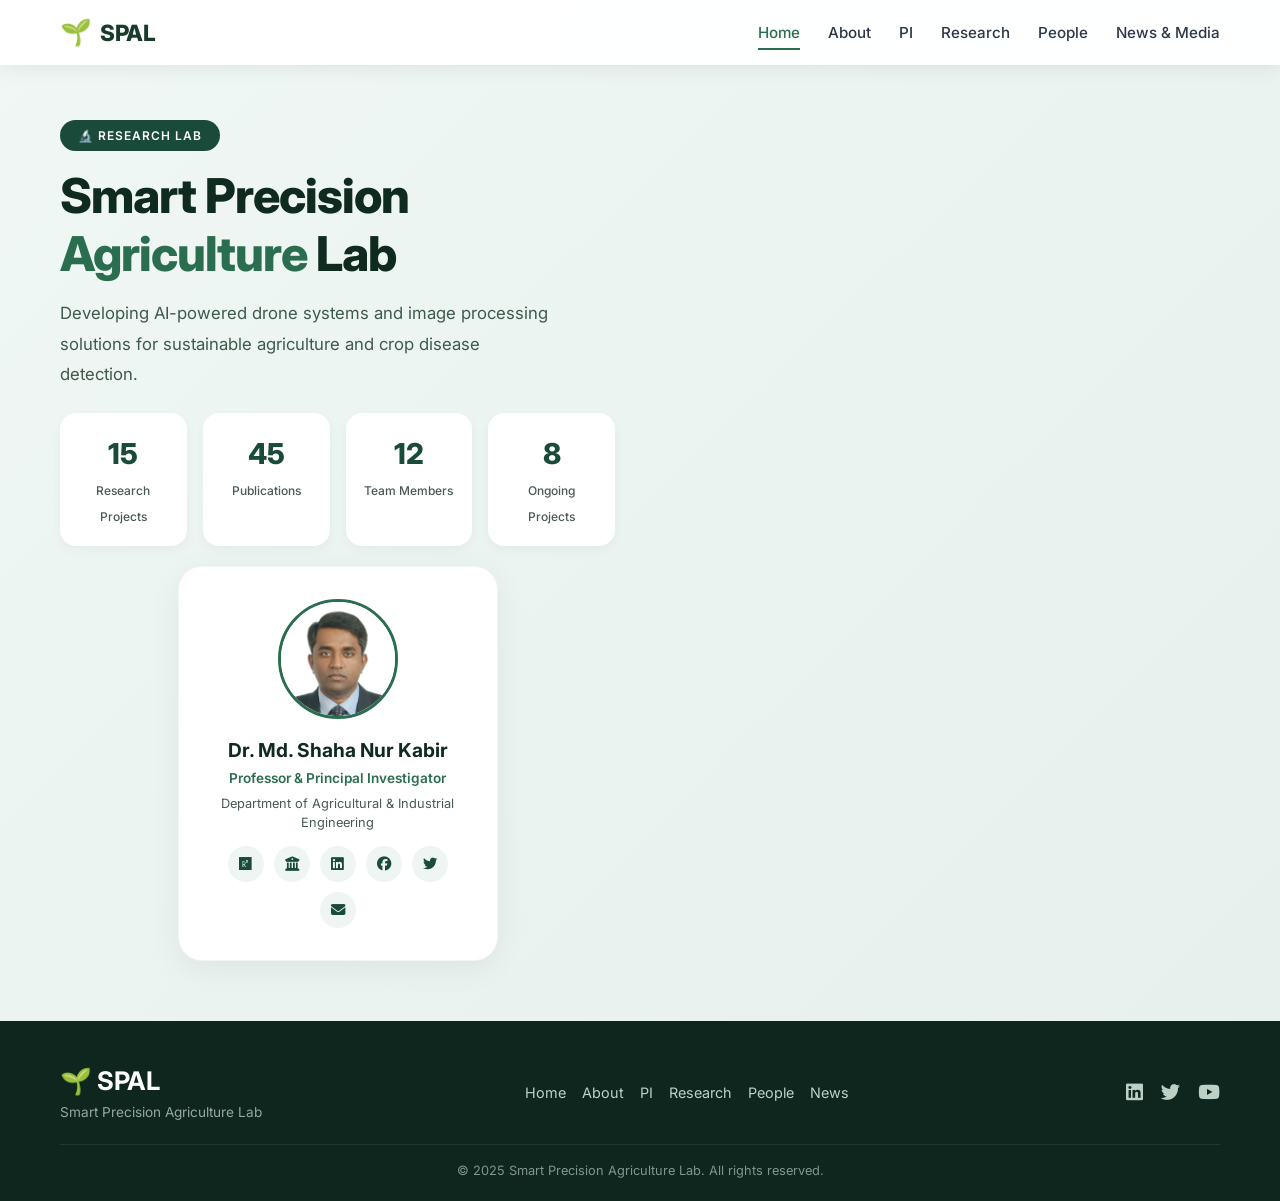
<file: index.html>
<!DOCTYPE html>
<html lang="en">
<head>
    <meta charset="UTF-8" />
    <meta name="viewport" content="width=device-width, initial-scale=1.0" />
    <title>SPAL – Smart Precision Agriculture Lab</title>
    <link href="https://fonts.googleapis.com/css2?family=Inter:wght@300;400;600;700;800&display=swap" rel="stylesheet" />
    <link rel="stylesheet" href="https://cdnjs.cloudflare.com/ajax/libs/font-awesome/6.5.0/css/all.min.css" />
    <style>
        /* ===== RESET & BASE ===== */
        * {
            margin: 0;
            padding: 0;
            box-sizing: border-box;
        }
        body {
            font-family: 'Inter', sans-serif;
            background-color: #f7fafc;
            color: #1a202c;
            line-height: 1.6;
        }
        .container {
            max-width: 1200px;
            margin: 0 auto;
            padding: 0 20px;
        }
        a {
            text-decoration: none;
        }

        /* ===== NAVIGATION ===== */
        .navbar {
            background: rgba(255, 255, 255, 0.95);
            backdrop-filter: blur(10px);
            box-shadow: 0 2px 20px rgba(0,0,0,0.08);
            position: fixed;
            width: 100%;
            top: 0;
            z-index: 1000;
            padding: 12px 0;
        }
        .navbar .container {
            display: flex;
            justify-content: space-between;
            align-items: center;
        }
        .nav-brand {
            display: flex;
            align-items: center;
            gap: 8px;
            font-weight: 800;
            font-size: 1.4rem;
            color: #1a3b2b;
            text-decoration: none;
        }
        .brand-icon {
            font-size: 1.6rem;
        }
        .brand-text {
            letter-spacing: -0.5px;
        }

        /* ===== DESKTOP MENU ===== */
        .nav-menu {
            display: flex;
            list-style: none;
            gap: 28px;
            align-items: center;
        }
        .nav-menu a {
            text-decoration: none;
            font-weight: 500;
            color: #2d3748;
            font-size: 0.95rem;
            transition: 0.2s;
            padding: 6px 0;
            border-bottom: 2px solid transparent;
            white-space: nowrap;
        }
        .nav-menu a:hover,
        .nav-menu a.active {
            color: #2b6e4f;
            border-bottom-color: #2b6e4f;
        }

        /* ===== HAMBURGER MENU BUTTON ===== */
        .hamburger {
            display: none;
            flex-direction: column;
            gap: 5px;
            cursor: pointer;
            padding: 6px 4px;
            background: none;
            border: none;
            z-index: 1001;
        }
        .hamburger span {
            width: 28px;
            height: 3px;
            background: #1a202c;
            border-radius: 4px;
            transition: 0.3s;
            display: block;
        }

        /* ===== MOBILE MENU (Slide from right) ===== */
        @media (max-width: 768px) {
            .hamburger {
                display: flex;
            }

            .nav-menu {
                display: none;
                flex-direction: column;
                background: white;
                position: fixed;
                top: 0;
                right: -100%;
                width: 75%;
                max-width: 300px;
                height: 100vh;
                padding: 80px 30px 30px;
                gap: 6px;
                box-shadow: -8px 0 30px rgba(0,0,0,0.15);
                transition: right 0.35s ease;
                overflow-y: auto;
                border-left: 1px solid #edf2f7;
            }
            .nav-menu.open {
                display: flex;
                right: 0;
            }
            .nav-menu a {
                font-size: 1.1rem;
                padding: 14px 0;
                border-bottom: 1px solid #f0f0f0;
                width: 100%;
                display: block;
                font-weight: 500;
            }
            .nav-menu a:last-child {
                border-bottom: none;
            }
            .nav-menu a.active {
                color: #2b6e4f;
                border-bottom-color: #2b6e4f;
            }

            /* Overlay background */
            .menu-overlay {
                display: none;
                position: fixed;
                top: 0;
                left: 0;
                width: 100%;
                height: 100%;
                background: rgba(0,0,0,0.3);
                z-index: 999;
            }
            .menu-overlay.active {
                display: block;
            }
        }

        /* ===== HERO SECTION ===== */
        .hero {
            padding: 120px 20px 60px;
            background: linear-gradient(135deg, #f0f7f4 0%, #e6f0ed 100%);
            min-height: 100vh;
            display: flex;
            align-items: center;
        }
        .hero .container {
            display: grid;
            grid-template-columns: 1fr 1fr;
            gap: 50px;
            align-items: center;
        }
        .hero-content {
            display: flex;
            flex-direction: column;
            gap: 20px;
        }
        .hero-text {
            display: flex;
            flex-direction: column;
            gap: 16px;
        }
        .hero-badge {
            display: inline-block;
            background: #1a4b3a;
            color: white;
            font-weight: 600;
            font-size: 0.75rem;
            letter-spacing: 1px;
            padding: 6px 18px;
            border-radius: 30px;
            text-transform: uppercase;
            width: fit-content;
        }
        .hero-text h1 {
            font-size: 3rem;
            font-weight: 800;
            color: #0f2b20;
            line-height: 1.2;
            letter-spacing: -1px;
        }
        .hero-text h1 .highlight {
            color: #2b6e4f;
        }
        .hero-text p {
            font-size: 1.05rem;
            color: #3d5a4c;
            line-height: 1.8;
            max-width: 500px;
        }
        .hero-stats {
            display: grid;
            grid-template-columns: repeat(4, 1fr);
            gap: 16px;
            margin-top: 8px;
        }
        .stat-card {
            background: white;
            padding: 18px 16px;
            border-radius: 16px;
            text-align: center;
            box-shadow: 0 4px 12px rgba(0,0,0,0.04);
            transition: 0.3s;
        }
        .stat-card:hover {
            transform: translateY(-4px);
            box-shadow: 0 8px 24px rgba(0,40,20,0.08);
        }
        .stat-number {
            font-size: 1.8rem;
            font-weight: 800;
            color: #1a4b3a;
            display: block;
        }
        .stat-label {
            font-size: 0.75rem;
            color: #4a5a52;
            font-weight: 500;
        }

        /* ===== HERO PROFILE CARD ===== */
        .hero-image {
            display: flex;
            justify-content: center;
            align-items: flex-start;
        }
        .hero-profile-card {
            background: white;
            border-radius: 24px;
            padding: 32px 28px;
            text-align: center;
            box-shadow: 0 8px 32px rgba(0,0,0,0.06);
            max-width: 320px;
            width: 100%;
            border: 1px solid rgba(0,0,0,0.04);
            transition: 0.3s;
        }
        .hero-profile-card:hover {
            transform: translateY(-6px);
            box-shadow: 0 16px 48px rgba(0,40,20,0.1);
        }
        .hero-profile-avatar {
            width: 120px;
            height: 120px;
            border-radius: 50%;
            overflow: hidden;
            margin: 0 auto 16px;
            background: #eef5f2;
            border: 3px solid #2b6e4f;
            display: flex;
            align-items: center;
            justify-content: center;
        }
        .hero-profile-avatar img {
            width: 100%;
            height: 100%;
            object-fit: cover;
        }
        .hero-profile-avatar .placeholder {
            font-size: 3.5rem;
            color: #1a4b3a;
        }
        .hero-profile-card h3 {
            font-size: 1.2rem;
            font-weight: 700;
            color: #0f2b20;
        }
        .hero-profile-role {
            font-size: 0.85rem;
            font-weight: 600;
            color: #2b6e4f;
            margin-top: 2px;
        }
        .hero-profile-dept {
            font-size: 0.8rem;
            color: #4a5a52;
            margin-top: 4px;
            line-height: 1.5;
        }
        .hero-profile-social {
            display: flex;
            gap: 10px;
            justify-content: center;
            margin-top: 14px;
            flex-wrap: wrap;
        }
        .hero-profile-social a {
            display: inline-flex;
            align-items: center;
            justify-content: center;
            width: 36px;
            height: 36px;
            border-radius: 50%;
            background: #eef5f2;
            color: #1a4b3a;
            font-size: 0.9rem;
            transition: 0.3s;
        }
        .hero-profile-social a:hover {
            background: #1a4b3a;
            color: white;
            transform: translateY(-3px);
        }

        /* ===== RESPONSIVE ===== */
        @media (max-width: 992px) {
            .hero .container {
                grid-template-columns: 1fr;
                gap: 40px;
                text-align: center;
            }
            .hero-text p {
                max-width: 100%;
                margin: 0 auto;
            }
            .hero-badge {
                margin: 0 auto;
            }
            .hero-stats {
                grid-template-columns: repeat(2, 1fr);
                max-width: 400px;
                margin: 0 auto;
            }
            .hero-profile-card {
                margin: 0 auto;
            }
            .hero-text h1 {
                font-size: 2.4rem;
            }
            .hero-content {
                gap: 30px;
            }
        }

        @media (max-width: 768px) {
            .hero-profile-card {
                margin-top: 20px;
            }
        }

        @media (max-width: 480px) {
            .hero {
                padding: 100px 16px 40px;
            }
            .hero-text h1 {
                font-size: 1.8rem;
            }
            .hero-text p {
                font-size: 0.95rem;
            }
            .stat-number {
                font-size: 1.4rem;
            }
            .stat-label {
                font-size: 0.7rem;
            }
            .hero-stats {
                gap: 10px;
                max-width: 100%;
            }
            .stat-card {
                padding: 14px 10px;
            }
            .hero-profile-card {
                padding: 24px 20px;
                margin-top: 30px;
            }
            .hero-profile-avatar {
                width: 100px;
                height: 100px;
            }
            .hero-profile-card h3 {
                font-size: 1rem;
            }
            .nav-brand {
                font-size: 1.2rem;
            }
            .brand-icon {
                font-size: 1.3rem;
            }
            .hero-content {
                gap: 40px;
            }
        }

        /* ===== FOOTER ===== */
        .footer {
            background: #0f261e;
            color: #cdddd6;
            padding: 40px 0 20px;
        }
        .footer-content {
            display: flex;
            flex-wrap: wrap;
            justify-content: space-between;
            gap: 20px;
            align-items: center;
        }
        .footer-brand .brand-text {
            font-weight: 700;
            font-size: 1.6rem;
            color: white;
        }
        .footer-brand p {
            opacity: 0.7;
            font-size: 0.85rem;
        }
        .footer-links {
            display: flex;
            flex-wrap: wrap;
            gap: 16px;
        }
        .footer-links a {
            color: #bcd0c6;
            text-decoration: none;
            font-size: 0.9rem;
            transition: 0.2s;
        }
        .footer-links a:hover {
            color: white;
        }
        .footer-social a {
            color: #bcd0c6;
            margin-left: 14px;
            font-size: 1.2rem;
            transition: 0.2s;
        }
        .footer-social a:hover {
            color: white;
        }
        .footer-bottom {
            border-top: 1px solid #2a463a;
            padding-top: 16px;
            margin-top: 20px;
            text-align: center;
            font-size: 0.8rem;
            opacity: 0.6;
        }
        @media (max-width: 600px) {
            .footer-content {
                flex-direction: column;
                align-items: flex-start;
                gap: 16px;
            }
            .footer-links {
                gap: 12px;
            }
            .footer-social a {
                margin-left: 0;
                margin-right: 14px;
            }
        }
    </style>
</head>
<body>

    <!-- ===== OVERLAY (Mobile menu background) ===== -->
    <div class="menu-overlay" id="menuOverlay"></div>

    <!-- ===== NAVIGATION ===== -->
    <nav class="navbar" id="navbar">
        <div class="container">
            <a href="index.html" class="nav-brand">
                <span class="brand-icon">🌱</span>
                <span class="brand-text">SPAL</span>
            </a>
            <button class="hamburger" id="hamburger" aria-label="Toggle menu">
                <span></span>
                <span></span>
                <span></span>
            </button>
            <ul class="nav-menu" id="navMenu">
                <li><a href="index.html" class="active">Home</a></li>
                <li><a href="about.html">About</a></li>
                <li><a href="pi.html">PI</a></li>
                <li><a href="research.html">Research</a></li>
                <li><a href="people.html">People</a></li>
                <li><a href="news.html">News & Media</a></li>
            </ul>
        </div>
    </nav>

    <!-- ===== HERO ===== -->
    <section class="hero">
        <div class="container">
            <div class="hero-content">
                <div class="hero-text">
                    <span class="hero-badge">🔬 Research Lab</span>
                    <h1>Smart Precision <span class="highlight">Agriculture</span> Lab</h1>
                    <p id="hero-desc">Developing AI-powered drone systems and image processing solutions for sustainable agriculture and crop disease detection.</p>
                    <div class="hero-stats">
                        <div class="stat-card">
                            <span class="stat-number" id="home_projects">15</span>
                            <span class="stat-label">Research Projects</span>
                        </div>
                        <div class="stat-card">
                            <span class="stat-number" id="home_pubs">45</span>
                            <span class="stat-label">Publications</span>
                        </div>
                        <div class="stat-card">
                            <span class="stat-number" id="home_team">12</span>
                            <span class="stat-label">Team Members</span>
                        </div>
                        <div class="stat-card">
                            <span class="stat-number" id="home_ongoing">8</span>
                            <span class="stat-label">Ongoing Projects</span>
                        </div>
                    </div>
                </div>
                <div class="hero-image">
                    <div class="hero-profile-card">
                        <div class="hero-profile-avatar">
                            <img src="images/supervisor.jpg" alt="Dr. Md. Shaha Nur Kabir" />
                        </div>
                        <h3>Dr. Md. Shaha Nur Kabir</h3>
                        <p class="hero-profile-role">Professor &amp; Principal Investigator</p>
                        <p class="hero-profile-dept">Department of Agricultural &amp; Industrial Engineering</p>
                        <div class="hero-profile-social">
                            <a href="https://www.researchgate.net/profile/Md_Kabir16" target="_blank"><i class="fab fa-researchgate"></i></a>
                            <a href="https://hstu.academia.edu/MdKabir" target="_blank"><i class="fas fa-university"></i></a>
                            <a href="https://www.linkedin.com/in/md-shaha-nur-kabir-60720723/" target="_blank"><i class="fab fa-linkedin"></i></a>
                            <a href="https://www.facebook.com/shaha.rinku" target="_blank"><i class="fab fa-facebook"></i></a>
                            <a href="https://twitter.com/kabircnu?lang=en" target="_blank"><i class="fab fa-twitter"></i></a>
                            <a href="mailto:kabir1982@hstu.ac.bd"><i class="fas fa-envelope"></i></a>
                        </div>
                    </div>
                </div>
            </div>
        </div>
    </section>

    <!-- ===== FOOTER ===== -->
    <footer class="footer">
        <div class="container">
            <div class="footer-content">
                <div class="footer-brand">
                    <span class="brand-text">🌱 SPAL</span>
                    <p>Smart Precision Agriculture Lab</p>
                </div>
                <div class="footer-links">
                    <a href="index.html">Home</a>
                    <a href="about.html">About</a>
                    <a href="pi.html">PI</a>
                    <a href="research.html">Research</a>
                    <a href="people.html">People</a>
                    <a href="news.html">News</a>
                </div>
                <div class="footer-social">
                    <a href="#"><i class="fab fa-linkedin"></i></a>
                    <a href="#"><i class="fab fa-twitter"></i></a>
                    <a href="#"><i class="fab fa-youtube"></i></a>
                </div>
            </div>
            <div class="footer-bottom">
                <p>&copy; 2025 Smart Precision Agriculture Lab. All rights reserved.</p>
            </div>
        </div>
    </footer>

    <!-- ===== SCRIPTS ===== -->
    <script>
        // ===== HAMBURGER MENU =====
        const hamburger = document.getElementById('hamburger');
        const navMenu = document.getElementById('navMenu');
        const overlay = document.getElementById('menuOverlay');

        function toggleMenu() {
            navMenu.classList.toggle('open');
            overlay.classList.toggle('active');

            const spans = hamburger.querySelectorAll('span');
            if (navMenu.classList.contains('open')) {
                spans[0].style.transform = 'rotate(45deg) translate(5px, 6px)';
                spans[1].style.opacity = '0';
                spans[2].style.transform = 'rotate(-45deg) translate(5px, -6px)';
                document.body.style.overflow = 'hidden';
            } else {
                spans[0].style.transform = 'rotate(0) translate(0, 0)';
                spans[1].style.opacity = '1';
                spans[2].style.transform = 'rotate(0) translate(0, 0)';
                document.body.style.overflow = '';
            }
        }

        hamburger.addEventListener('click', function(e) {
            e.stopPropagation();
            toggleMenu();
        });

        // Close menu when clicking overlay
        overlay.addEventListener('click', function() {
            if (navMenu.classList.contains('open')) {
                toggleMenu();
            }
        });

        // Close menu when clicking a link
        document.querySelectorAll('.nav-menu a').forEach(link => {
            link.addEventListener('click', () => {
                if (navMenu.classList.contains('open')) {
                    toggleMenu();
                }
            });
        });

        // Close menu on Escape key
        document.addEventListener('keydown', function(e) {
            if (e.key === 'Escape' && navMenu.classList.contains('open')) {
                toggleMenu();
            }
        });

        // ===== LOCAL STORAGE DATA LOADER =====
        document.addEventListener('DOMContentLoaded', function() {
            const pageData = localStorage.getItem('spal_page_data');
            if (pageData) {
                try {
                    const data = JSON.parse(pageData);
                    const desc = document.getElementById('hero-desc');
                    if (desc && data.home_desc) desc.textContent = data.home_desc;
                    ['home_projects', 'home_pubs', 'home_team', 'home_ongoing'].forEach(id => {
                        const el = document.getElementById(id);
                        if (el && data[id] !== undefined) el.textContent = data[id];
                    });
                } catch(e) {}
            }
        });
    </script>
</body>
</html>
</file>
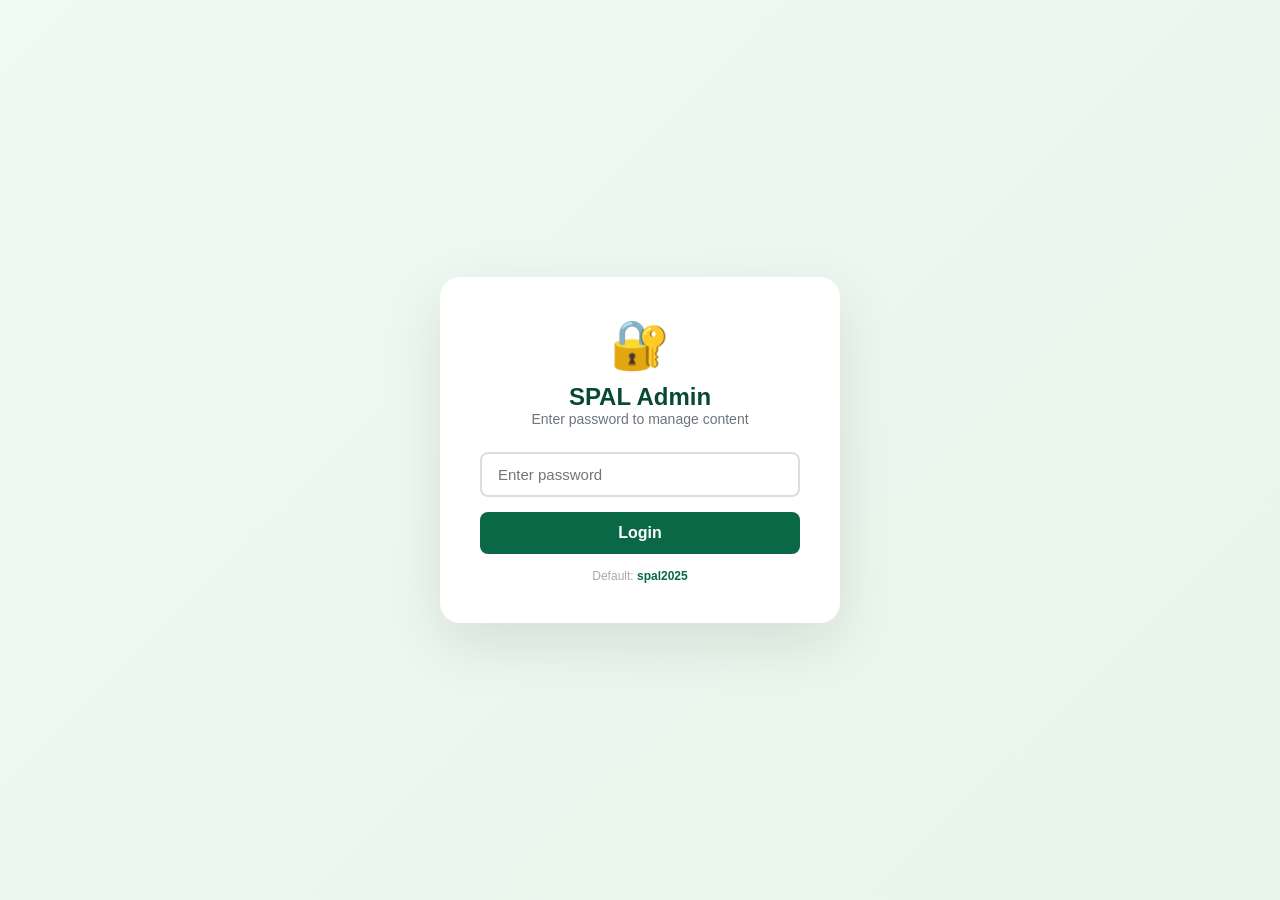
<file: admin/index.html>
<!doctype html>
<html>
<head>
    <meta charset="utf-8" />
    <meta name="viewport" content="width=device-width, initial-scale=1.0" />
    <title>SPAL Lab – Admin Login</title>
    <style>
        * { margin: 0; padding: 0; box-sizing: border-box; }
        body {
            font-family: Arial, sans-serif;
            display: flex;
            align-items: center;
            justify-content: center;
            min-height: 100vh;
            background: linear-gradient(135deg, #f0faf5 0%, #e8f5e9 100%);
            margin: 0;
            padding: 20px;
        }
        .container {
            background: white;
            padding: 40px;
            border-radius: 20px;
            box-shadow: 0 20px 60px rgba(0,0,0,0.1);
            max-width: 400px;
            width: 100%;
            text-align: center;
        }
        .logo { font-size: 48px; margin-bottom: 10px; }
        h1 { color: #064A32; font-size: 24px; }
        p { color: #6c757d; font-size: 14px; margin-bottom: 25px; }
        input {
            width: 100%;
            padding: 12px 16px;
            border: 2px solid #ddd;
            border-radius: 8px;
            font-size: 15px;
            margin-bottom: 15px;
        }
        input:focus { border-color: #0A6847; outline: none; }
        button {
            width: 100%;
            padding: 12px;
            background: #0A6847;
            color: white;
            border: none;
            border-radius: 8px;
            font-size: 16px;
            font-weight: bold;
            cursor: pointer;
        }
        button:hover { background: #064A32; }
        .error { color: #dc3545; font-size: 13px; margin-bottom: 10px; display: none; }
        .hint { font-size: 12px; color: #aaa; margin-top: 15px; }
        .hint strong { color: #0A6847; }
    </style>
</head>
<body>

    <div class="container">
        <div class="logo">🔐</div>
        <h1>SPAL Admin</h1>
        <p>Enter password to manage content</p>

        <div class="error" id="errorMsg">❌ Wrong password!</div>
        <input type="password" id="adminPass" placeholder="Enter password" />
        <button onclick="login()">Login</button>

        <div class="hint">
            Default: <strong>spal2025</strong>
        </div>
    </div>

    <script>
        function login() {
            const pass = document.getElementById('adminPass').value;
            const error = document.getElementById('errorMsg');
            let stored = localStorage.getItem('admin_password');
            if (!stored) {
                localStorage.setItem('admin_password', 'spal2025');
                stored = 'spal2025';
            }
            if (pass === stored) {
                sessionStorage.setItem('adminLoggedIn', 'true');
                window.location.href = 'dashboard.html';
            } else {
                error.style.display = 'block';
                setTimeout(() => { error.style.display = 'none'; }, 3000);
            }
        }
        document.getElementById('adminPass').addEventListener('keypress', function(e) {
            if (e.key === 'Enter') login();
        });
        if (sessionStorage.getItem('adminLoggedIn') === 'true') {
            window.location.href = 'dashboard.html';
        }
    </script>

</body>
</html>
</file>
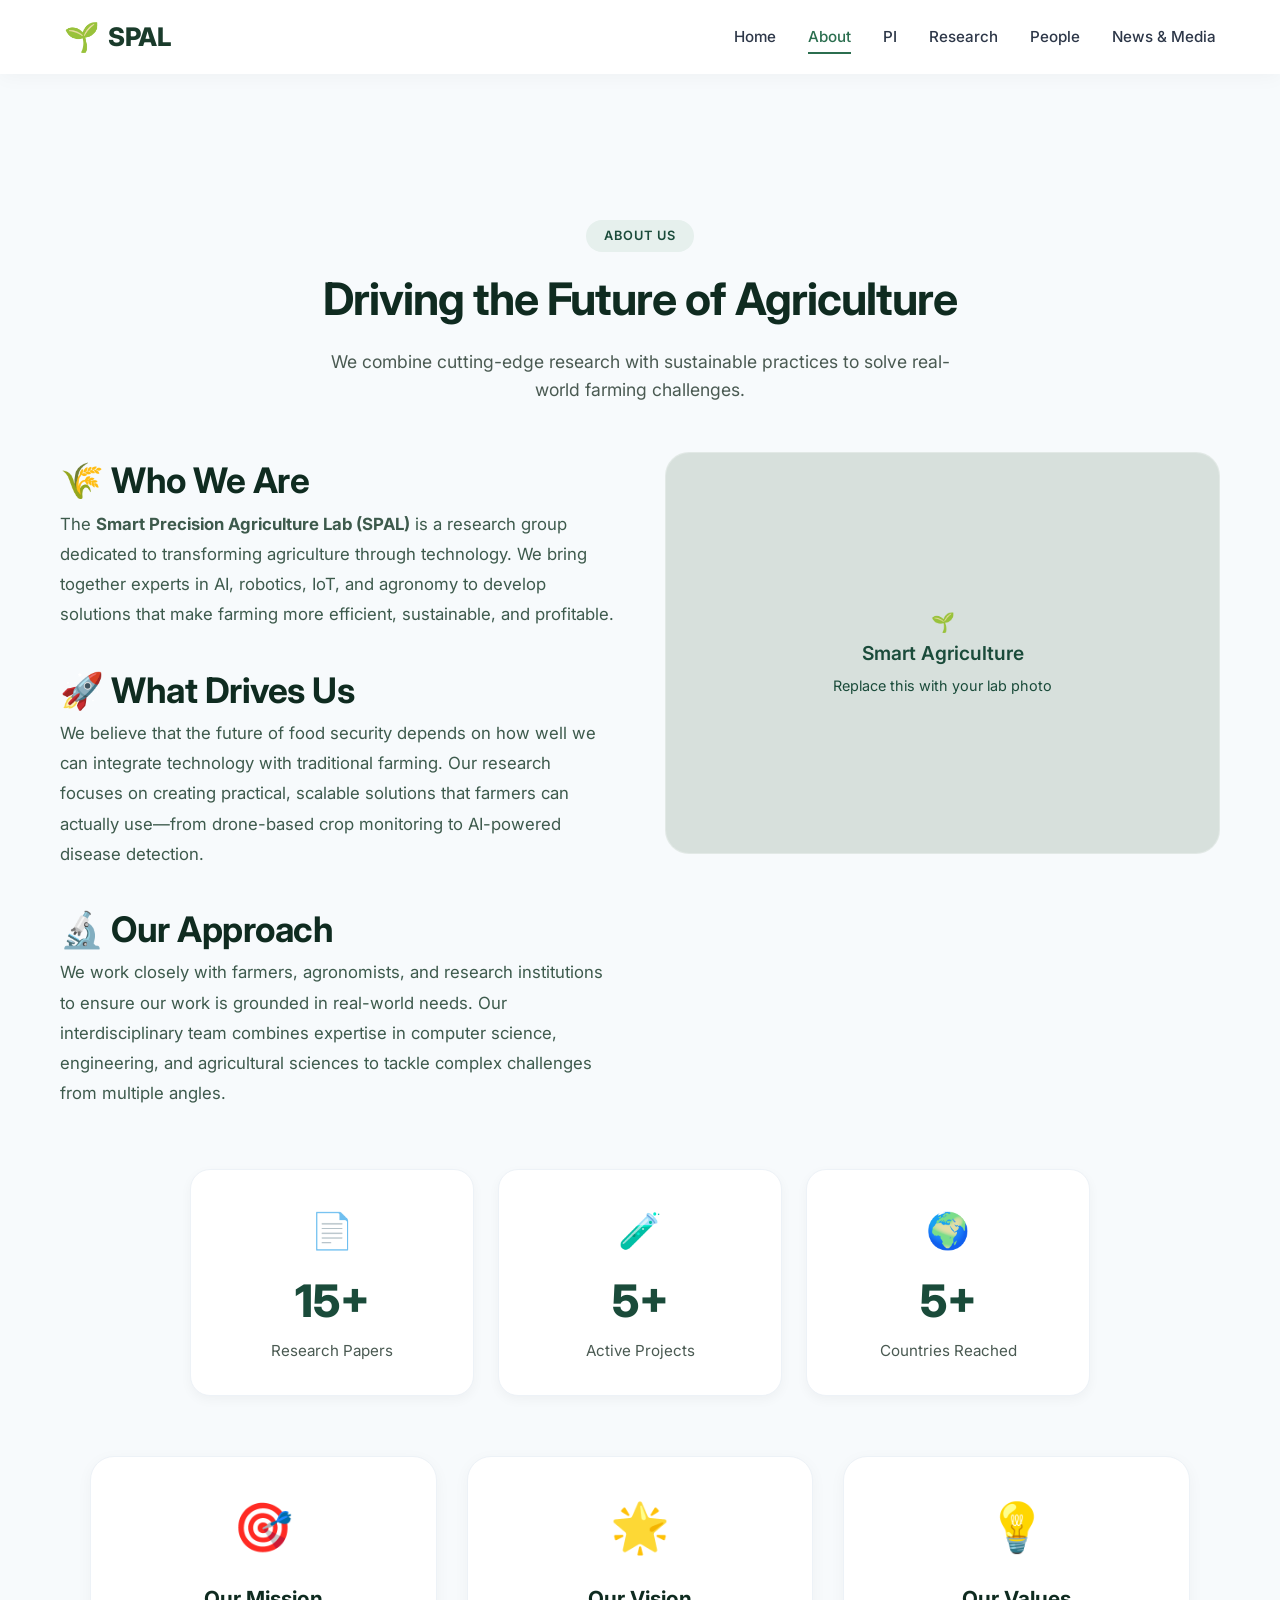
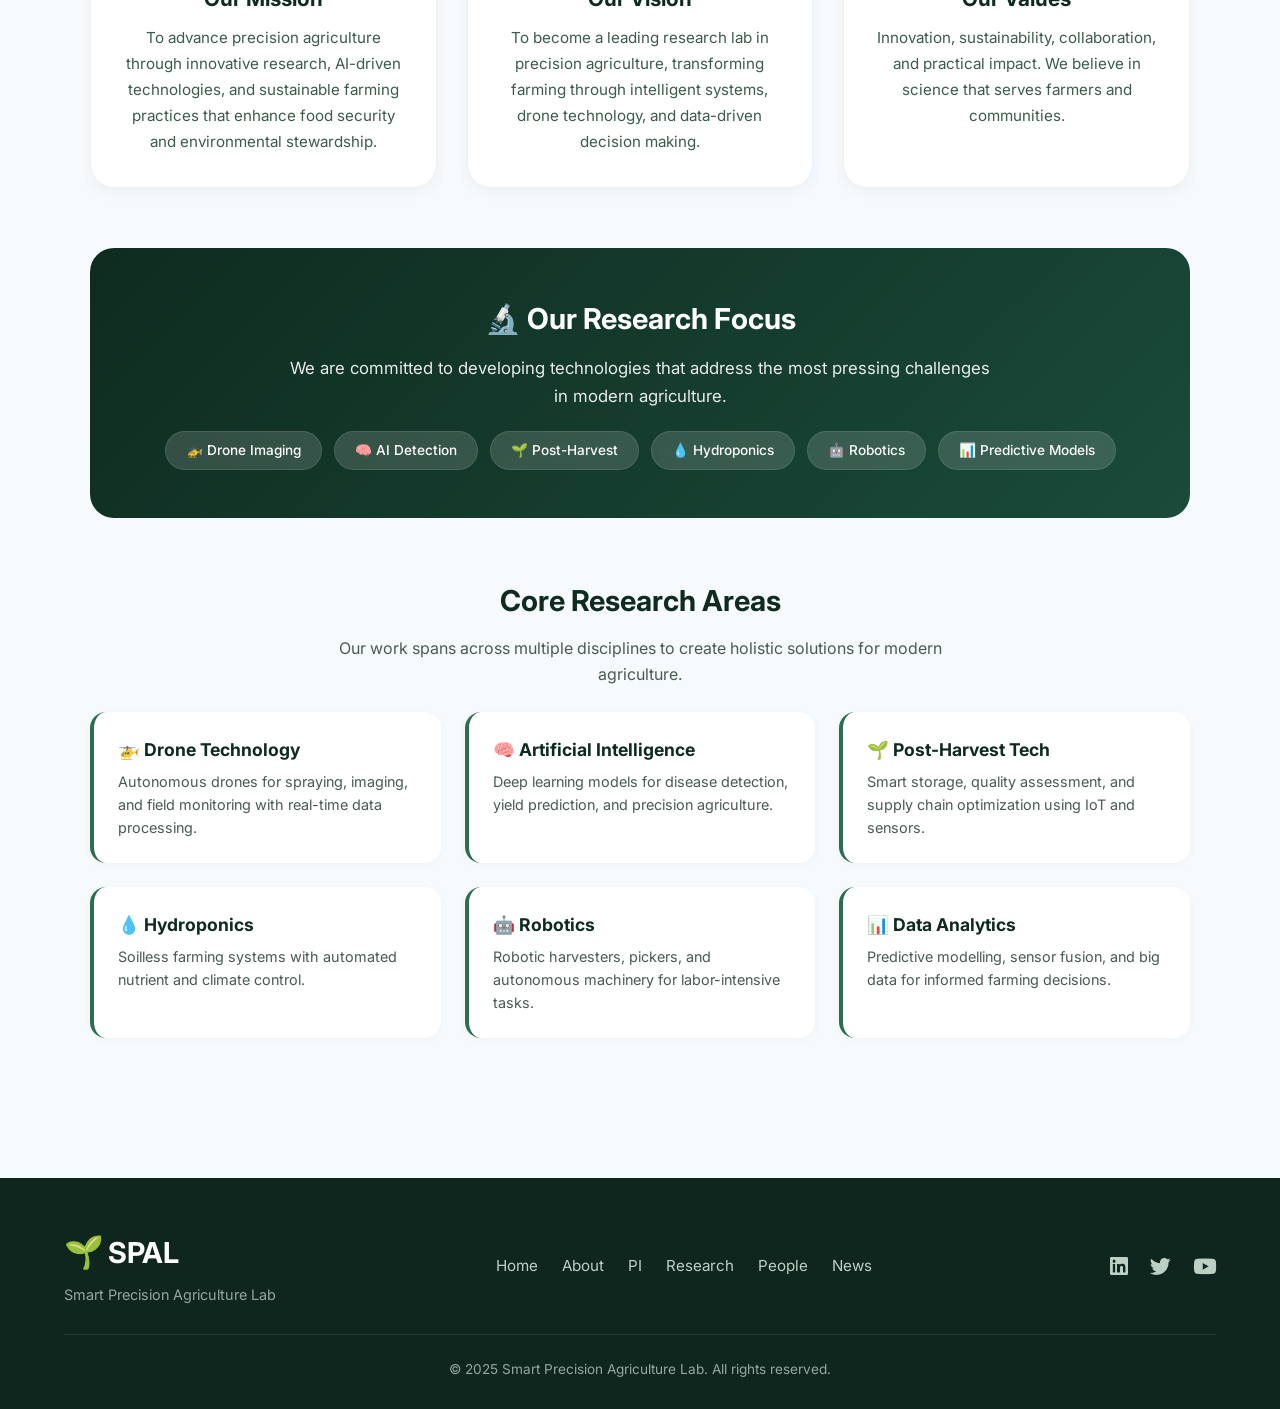
<file: about.html>
<!DOCTYPE html>
<html lang="en">
<head>
    <meta charset="UTF-8" />
    <meta name="viewport" content="width=device-width, initial-scale=1.0" />
    <title>About – SPAL Lab</title>
    <link href="https://fonts.googleapis.com/css2?family=Inter:wght@300;400;600;700;800&display=swap" rel="stylesheet" />
    <link rel="stylesheet" href="https://cdnjs.cloudflare.com/ajax/libs/font-awesome/6.5.0/css/all.min.css" />
    <style>
        * {
            margin: 0;
            padding: 0;
            box-sizing: border-box;
        }
        body {
            font-family: 'Inter', sans-serif;
            background-color: #f7fafc;
            color: #1a202c;
            line-height: 1.6;
        }
        :root {
            --primary-dark: #0f2b20;
            --primary-green: #1a4b3a;
            --primary-light: #2b6e4f;
            --gray: #3d5a4c;
            --light-bg: #f7fafc;
        }
        .container {
            max-width: 1200px;
            margin: 0 auto;
            padding: 0 24px;
        }

        /* ===== NAVIGATION ===== */
        .navbar {
            background: rgba(255, 255, 255, 0.92);
            backdrop-filter: blur(10px);
            box-shadow: 0 2px 20px rgba(0,0,0,0.04);
            position: fixed;
            width: 100%;
            top: 0;
            z-index: 1000;
            padding: 14px 0;
            transition: 0.2s;
        }
        .navbar .container {
            display: flex;
            justify-content: space-between;
            align-items: center;
        }
        .nav-brand {
            display: flex;
            align-items: center;
            gap: 8px;
            font-weight: 800;
            font-size: 1.6rem;
            color: #1a3b2b;
        }
        .brand-icon {
            font-size: 1.8rem;
        }
        .brand-text {
            letter-spacing: -0.5px;
        }
        .nav-menu {
            display: flex;
            list-style: none;
            gap: 32px;
            align-items: center;
        }
        .nav-menu a {
            text-decoration: none;
            font-weight: 500;
            color: #2d3748;
            font-size: 0.95rem;
            transition: 0.2s;
            padding: 6px 0;
            border-bottom: 2px solid transparent;
        }
        .nav-menu a:hover,
        .nav-menu a.active {
            color: #2b6e4f;
            border-bottom-color: #2b6e4f;
        }
        .hamburger {
            display: none;
            flex-direction: column;
            gap: 5px;
            cursor: pointer;
        }
        .hamburger span {
            width: 26px;
            height: 2.5px;
            background: #1a202c;
            border-radius: 4px;
            transition: 0.2s;
        }
        @media (max-width: 768px) {
            .nav-menu {
                display: none;
                flex-direction: column;
                background: white;
                position: absolute;
                top: 70px;
                left: 0;
                width: 100%;
                padding: 24px;
                gap: 18px;
                box-shadow: 0 12px 30px rgba(0,0,0,0.05);
                border-top: 1px solid #edf2f7;
            }
            .nav-menu.open {
                display: flex;
            }
            .hamburger {
                display: flex;
            }
        }

        /* ===== PAGE CONTENT ===== */
        .page-content {
            padding-top: 80px;
        }
        .section-header {
            text-align: center;
            margin-bottom: 48px;
        }
        .section-tag {
            display: inline-block;
            background: #e6f0ed;
            color: #1a4b3a;
            font-weight: 600;
            font-size: 0.8rem;
            letter-spacing: 1px;
            padding: 6px 18px;
            border-radius: 30px;
            text-transform: uppercase;
            margin-bottom: 12px;
        }
        .section-header h2 {
            font-size: 2.8rem;
            font-weight: 700;
            color: #0f2b20;
            letter-spacing: -1px;
        }
        .section-header p {
            font-size: 1.1rem;
            color: #4a5a52;
            max-width: 640px;
            margin: 12px auto 0;
        }

        /* ===== ABOUT CONTENT ===== */
        .about-grid {
            display: grid;
            grid-template-columns: 1fr 1fr;
            gap: 50px;
            max-width: 1200px;
            margin: 0 auto;
            align-items: start;
        }
        .about-text {
            display: flex;
            flex-direction: column;
            gap: 32px;
        }
        .about-text h2 {
            font-size: 2.2rem;
            font-weight: 700;
            color: #0f2b20;
            letter-spacing: -0.5px;
        }
        .about-text p {
            font-size: 1.05rem;
            color: #3d5a4c;
            line-height: 1.8;
        }
        .about-image {
            background: #eef5f2;
            border-radius: 24px;
            overflow: hidden;
            min-height: 400px;
            background-image: url('https://images.unsplash.com/photo-1500382017468-9049fed747ef?w=800&h=600&fit=crop&crop=center');
            background-size: cover;
            background-position: center;
            border: 1px solid rgba(0,0,0,0.05);
        }
        .stats-grid {
            display: grid;
            grid-template-columns: repeat(3, 1fr);
            gap: 24px;
            margin-top: 60px;
            max-width: 900px;
            margin-left: auto;
            margin-right: auto;
        }
        .stat-card {
            background: white;
            padding: 32px 20px;
            border-radius: 20px;
            text-align: center;
            box-shadow: 0 4px 12px rgba(0,0,0,0.04);
            border: 1px solid #edf2f7;
            transition: 0.3s;
        }
        .stat-card:hover {
            transform: translateY(-4px);
            box-shadow: 0 12px 24px rgba(0,40,20,0.08);
        }
        .stat-number {
            font-size: 2.8rem;
            font-weight: 800;
            color: #1a4b3a;
            display: block;
        }
        .stat-label {
            font-size: 0.95rem;
            color: #4a5a52;
            margin-top: 4px;
        }
        .stat-icon {
            font-size: 2.2rem;
            display: block;
            margin-bottom: 8px;
        }

        /* ===== MISSION CARDS ===== */
        .mission-grid {
            display: grid;
            grid-template-columns: repeat(3, 1fr);
            gap: 30px;
            margin-top: 60px;
            max-width: 1100px;
            margin-left: auto;
            margin-right: auto;
        }
        .mission-card {
            background: white;
            padding: 32px 28px;
            border-radius: 24px;
            text-align: center;
            box-shadow: 0 4px 16px rgba(0,0,0,0.04);
            border: 1px solid #edf2f7;
            transition: 0.3s;
        }
        .mission-card:hover {
            transform: translateY(-6px);
            box-shadow: 0 16px 40px rgba(0,40,20,0.1);
        }
        .mission-icon {
            font-size: 3rem;
            margin-bottom: 16px;
            display: block;
        }
        .mission-card h3 {
            font-size: 1.3rem;
            font-weight: 700;
            color: #0f2b20;
            margin-bottom: 10px;
        }
        .mission-card p {
            color: #3d5a4c;
            font-size: 0.95rem;
            line-height: 1.7;
        }

        /* ===== VALUES SECTION ===== */
        .values-section {
            margin-top: 60px;
            max-width: 1100px;
            margin-left: auto;
            margin-right: auto;
        }
        .values-grid {
            display: grid;
            grid-template-columns: repeat(3, 1fr);
            gap: 24px;
            margin-top: 24px;
        }
        .value-item {
            background: white;
            padding: 24px;
            border-radius: 16px;
            border-left: 4px solid #2b6e4f;
            box-shadow: 0 2px 8px rgba(0,0,0,0.03);
            transition: 0.3s;
        }
        .value-item:hover {
            transform: translateX(4px);
            box-shadow: 0 4px 16px rgba(0,40,20,0.08);
        }
        .value-item h4 {
            font-size: 1.1rem;
            color: #0f2b20;
            margin-bottom: 6px;
        }
        .value-item p {
            font-size: 0.9rem;
            color: #4a5a52;
        }

        /* ===== RESEARCH FOCUS BANNER ===== */
        .focus-banner {
            background: linear-gradient(135deg, #0f2b20 0%, #1a4b3a 100%);
            border-radius: 24px;
            padding: 48px 40px;
            margin-top: 60px;
            color: white;
            text-align: center;
            max-width: 1100px;
            margin-left: auto;
            margin-right: auto;
        }
        .focus-banner h3 {
            font-size: 1.8rem;
            font-weight: 700;
            margin-bottom: 12px;
        }
        .focus-banner p {
            font-size: 1.05rem;
            opacity: 0.9;
            max-width: 700px;
            margin: 0 auto;
            line-height: 1.7;
        }
        .focus-tags {
            display: flex;
            flex-wrap: wrap;
            gap: 12px;
            justify-content: center;
            margin-top: 20px;
        }
        .focus-tag {
            background: rgba(255,255,255,0.15);
            padding: 8px 20px;
            border-radius: 30px;
            font-size: 0.85rem;
            font-weight: 500;
            backdrop-filter: blur(4px);
            border: 1px solid rgba(255,255,255,0.1);
        }

        /* ===== RESPONSIVE ===== */
        @media (max-width: 992px) {
            .about-grid {
                grid-template-columns: 1fr;
                gap: 30px;
            }
            .about-image {
                min-height: 280px;
            }
            .stats-grid {
                grid-template-columns: repeat(3, 1fr);
            }
            .mission-grid {
                grid-template-columns: repeat(2, 1fr);
            }
            .values-grid {
                grid-template-columns: repeat(2, 1fr);
            }
        }
        @media (max-width: 600px) {
            .stats-grid {
                grid-template-columns: 1fr 1fr;
                gap: 16px;
            }
            .mission-grid {
                grid-template-columns: 1fr;
            }
            .values-grid {
                grid-template-columns: 1fr;
            }
            .section-header h2 {
                font-size: 2rem;
            }
            .focus-banner {
                padding: 32px 20px;
            }
            .focus-banner h3 {
                font-size: 1.4rem;
            }
        }

        /* ===== FOOTER ===== */
        .footer {
            background: #0f261e;
            color: #cdddd6;
            padding: 48px 0 28px;
            margin-top: 80px;
        }
        .footer-content {
            display: flex;
            flex-wrap: wrap;
            justify-content: space-between;
            gap: 30px;
            align-items: center;
        }
        .footer-brand .brand-icon {
            font-size: 2rem;
        }
        .footer-brand .brand-text {
            font-weight: 700;
            font-size: 1.8rem;
            color: white;
        }
        .footer-brand p {
            margin-top: 6px;
            opacity: 0.7;
            font-size: 0.9rem;
        }
        .footer-links {
            display: flex;
            flex-wrap: wrap;
            gap: 24px;
        }
        .footer-links a {
            color: #bcd0c6;
            text-decoration: none;
            font-weight: 400;
            font-size: 0.95rem;
            transition: 0.2s;
        }
        .footer-links a:hover {
            color: white;
        }
        .footer-social a {
            color: #bcd0c6;
            margin-left: 18px;
            font-size: 1.3rem;
            transition: 0.2s;
        }
        .footer-social a:hover {
            color: white;
        }
        .footer-bottom {
            border-top: 1px solid #2a463a;
            padding-top: 24px;
            margin-top: 28px;
            text-align: center;
            font-size: 0.85rem;
            opacity: 0.7;
        }
        @media (max-width: 700px) {
            .footer-content {
                flex-direction: column;
                align-items: flex-start;
            }
            .footer-links {
                gap: 14px;
            }
            .footer-social {
                margin-top: 6px;
            }
            .footer-social a {
                margin-left: 0;
                margin-right: 18px;
            }
        }
    </style>
</head>
<body>

    <!-- ===== NAVIGATION ===== -->
    <nav class="navbar" id="navbar">
        <div class="container">
            <div class="nav-brand">
                <span class="brand-icon">🌱</span>
                <span class="brand-text">SPAL</span>
            </div>
            <ul class="nav-menu" id="navMenu">
                <li><a href="index.html">Home</a></li>
                <li><a href="about.html" class="active">About</a></li>
                <li><a href="pi.html">PI</a></li>
                <li><a href="research.html">Research</a></li>
                <li><a href="people.html">People</a></li>
                <li><a href="news.html">News & Media</a></li>
            </ul>
            <div class="hamburger" id="hamburger">
                <span></span><span></span><span></span>
            </div>
        </div>
    </nav>

    <!-- ===== ABOUT CONTENT ===== -->
    <section class="page-content">
        <div class="container" style="padding: 140px 20px 60px;">
            <!-- Header -->
            <div class="section-header">
                <span class="section-tag">About Us</span>
                <h2>Driving the Future of Agriculture</h2>
                <p>We combine cutting-edge research with sustainable practices to solve real-world farming challenges.</p>
            </div>

            <!-- About Grid -->
            <div class="about-grid">
                <div class="about-text">
                    <div>
                        <h2>🌾 Who We Are</h2>
                        <p>The <strong>Smart Precision Agriculture Lab (SPAL)</strong> is a research group dedicated to transforming agriculture through technology. We bring together experts in AI, robotics, IoT, and agronomy to develop solutions that make farming more efficient, sustainable, and profitable.</p>
                    </div>
                    <div>
                        <h2>🚀 What Drives Us</h2>
                        <p>We believe that the future of food security depends on how well we can integrate technology with traditional farming. Our research focuses on creating practical, scalable solutions that farmers can actually use—from drone-based crop monitoring to AI-powered disease detection.</p>
                    </div>
                    <div>
                        <h2>🔬 Our Approach</h2>
                        <p>We work closely with farmers, agronomists, and research institutions to ensure our work is grounded in real-world needs. Our interdisciplinary team combines expertise in computer science, engineering, and agricultural sciences to tackle complex challenges from multiple angles.</p>
                    </div>
                </div>
                <div class="about-image">
                    <!-- Image placeholder - replace with your own image -->
                    <div style="width:100%; height:100%; display:flex; align-items:center; justify-content:center; background: rgba(15,43,32,0.1); color:#1a4b3a; font-weight:600; font-size:1.2rem; padding:20px; text-align:center; min-height:400px;">
                        <span>🌱<br>Smart Agriculture<br><span style="font-weight:400; font-size:0.9rem;">Replace this with your lab photo</span></span>
                    </div>
                </div>
            </div>

            <!-- Stats - Updated: 15+ Papers, 5+ Projects, 5+ Countries -->
            <div class="stats-grid">
                <div class="stat-card">
                    <span class="stat-icon">📄</span>
                    <span class="stat-number">15+</span>
                    <span class="stat-label">Research Papers</span>
                </div>
                <div class="stat-card">
                    <span class="stat-icon">🧪</span>
                    <span class="stat-number">5+</span>
                    <span class="stat-label">Active Projects</span>
                </div>
                <div class="stat-card">
                    <span class="stat-icon">🌍</span>
                    <span class="stat-number">5+</span>
                    <span class="stat-label">Countries Reached</span>
                </div>
            </div>

            <!-- Mission Cards -->
            <div class="mission-grid">
                <div class="mission-card">
                    <span class="mission-icon">🎯</span>
                    <h3>Our Mission</h3>
                    <p>To advance precision agriculture through innovative research, AI-driven technologies, and sustainable farming practices that enhance food security and environmental stewardship.</p>
                </div>
                <div class="mission-card">
                    <span class="mission-icon">🌟</span>
                    <h3>Our Vision</h3>
                    <p>To become a leading research lab in precision agriculture, transforming farming through intelligent systems, drone technology, and data-driven decision making.</p>
                </div>
                <div class="mission-card">
                    <span class="mission-icon">💡</span>
                    <h3>Our Values</h3>
                    <p>Innovation, sustainability, collaboration, and practical impact. We believe in science that serves farmers and communities.</p>
                </div>
            </div>

            <!-- Research Focus Banner -->
            <div class="focus-banner">
                <h3>🔬 Our Research Focus</h3>
                <p>We are committed to developing technologies that address the most pressing challenges in modern agriculture.</p>
                <div class="focus-tags">
                    <span class="focus-tag">🚁 Drone Imaging</span>
                    <span class="focus-tag">🧠 AI Detection</span>
                    <span class="focus-tag">🌱 Post-Harvest</span>
                    <span class="focus-tag">💧 Hydroponics</span>
                    <span class="focus-tag">🤖 Robotics</span>
                    <span class="focus-tag">📊 Predictive Models</span>
                </div>
            </div>

            <!-- Values Section -->
            <div class="values-section">
                <h2 style="font-size:1.8rem; font-weight:700; color:#0f2b20; text-align:center; margin-bottom:12px;">Core Research Areas</h2>
                <p style="text-align:center; color:#4a5a52; max-width:640px; margin:0 auto 24px;">Our work spans across multiple disciplines to create holistic solutions for modern agriculture.</p>
                <div class="values-grid">
                    <div class="value-item">
                        <h4>🚁 Drone Technology</h4>
                        <p>Autonomous drones for spraying, imaging, and field monitoring with real-time data processing.</p>
                    </div>
                    <div class="value-item">
                        <h4>🧠 Artificial Intelligence</h4>
                        <p>Deep learning models for disease detection, yield prediction, and precision agriculture.</p>
                    </div>
                    <div class="value-item">
                        <h4>🌱 Post-Harvest Tech</h4>
                        <p>Smart storage, quality assessment, and supply chain optimization using IoT and sensors.</p>
                    </div>
                    <div class="value-item">
                        <h4>💧 Hydroponics</h4>
                        <p>Soilless farming systems with automated nutrient and climate control.</p>
                    </div>
                    <div class="value-item">
                        <h4>🤖 Robotics</h4>
                        <p>Robotic harvesters, pickers, and autonomous machinery for labor-intensive tasks.</p>
                    </div>
                    <div class="value-item">
                        <h4>📊 Data Analytics</h4>
                        <p>Predictive modelling, sensor fusion, and big data for informed farming decisions.</p>
                    </div>
                </div>
            </div>

        </div>
    </section>

    <!-- ===== FOOTER ===== -->
    <footer class="footer">
        <div class="container">
            <div class="footer-content">
                <div class="footer-brand">
                    <span class="brand-icon">🌱</span>
                    <span class="brand-text">SPAL</span>
                    <p>Smart Precision Agriculture Lab</p>
                </div>
                <div class="footer-links">
                    <a href="index.html">Home</a>
                    <a href="about.html">About</a>
                    <a href="pi.html">PI</a>
                    <a href="research.html">Research</a>
                    <a href="people.html">People</a>
                    <a href="news.html">News</a>
                </div>
                <div class="footer-social">
                    <a href="#"><i class="fab fa-linkedin"></i></a>
                    <a href="#"><i class="fab fa-twitter"></i></a>
                    <a href="#"><i class="fab fa-youtube"></i></a>
                </div>
            </div>
            <div class="footer-bottom">
                <p>&copy; 2025 Smart Precision Agriculture Lab. All rights reserved.</p>
            </div>
        </div>
    </footer>

    <!-- ===== HAMBURGER SCRIPT ===== -->
    <script>
        const hamburger = document.getElementById('hamburger');
        const navMenu = document.getElementById('navMenu');
        hamburger.addEventListener('click', function() {
            navMenu.classList.toggle('open');
        });
        document.querySelectorAll('.nav-menu a').forEach(link => {
            link.addEventListener('click', () => {
                navMenu.classList.remove('open');
            });
        });
    </script>
</body>
</html>
</file>
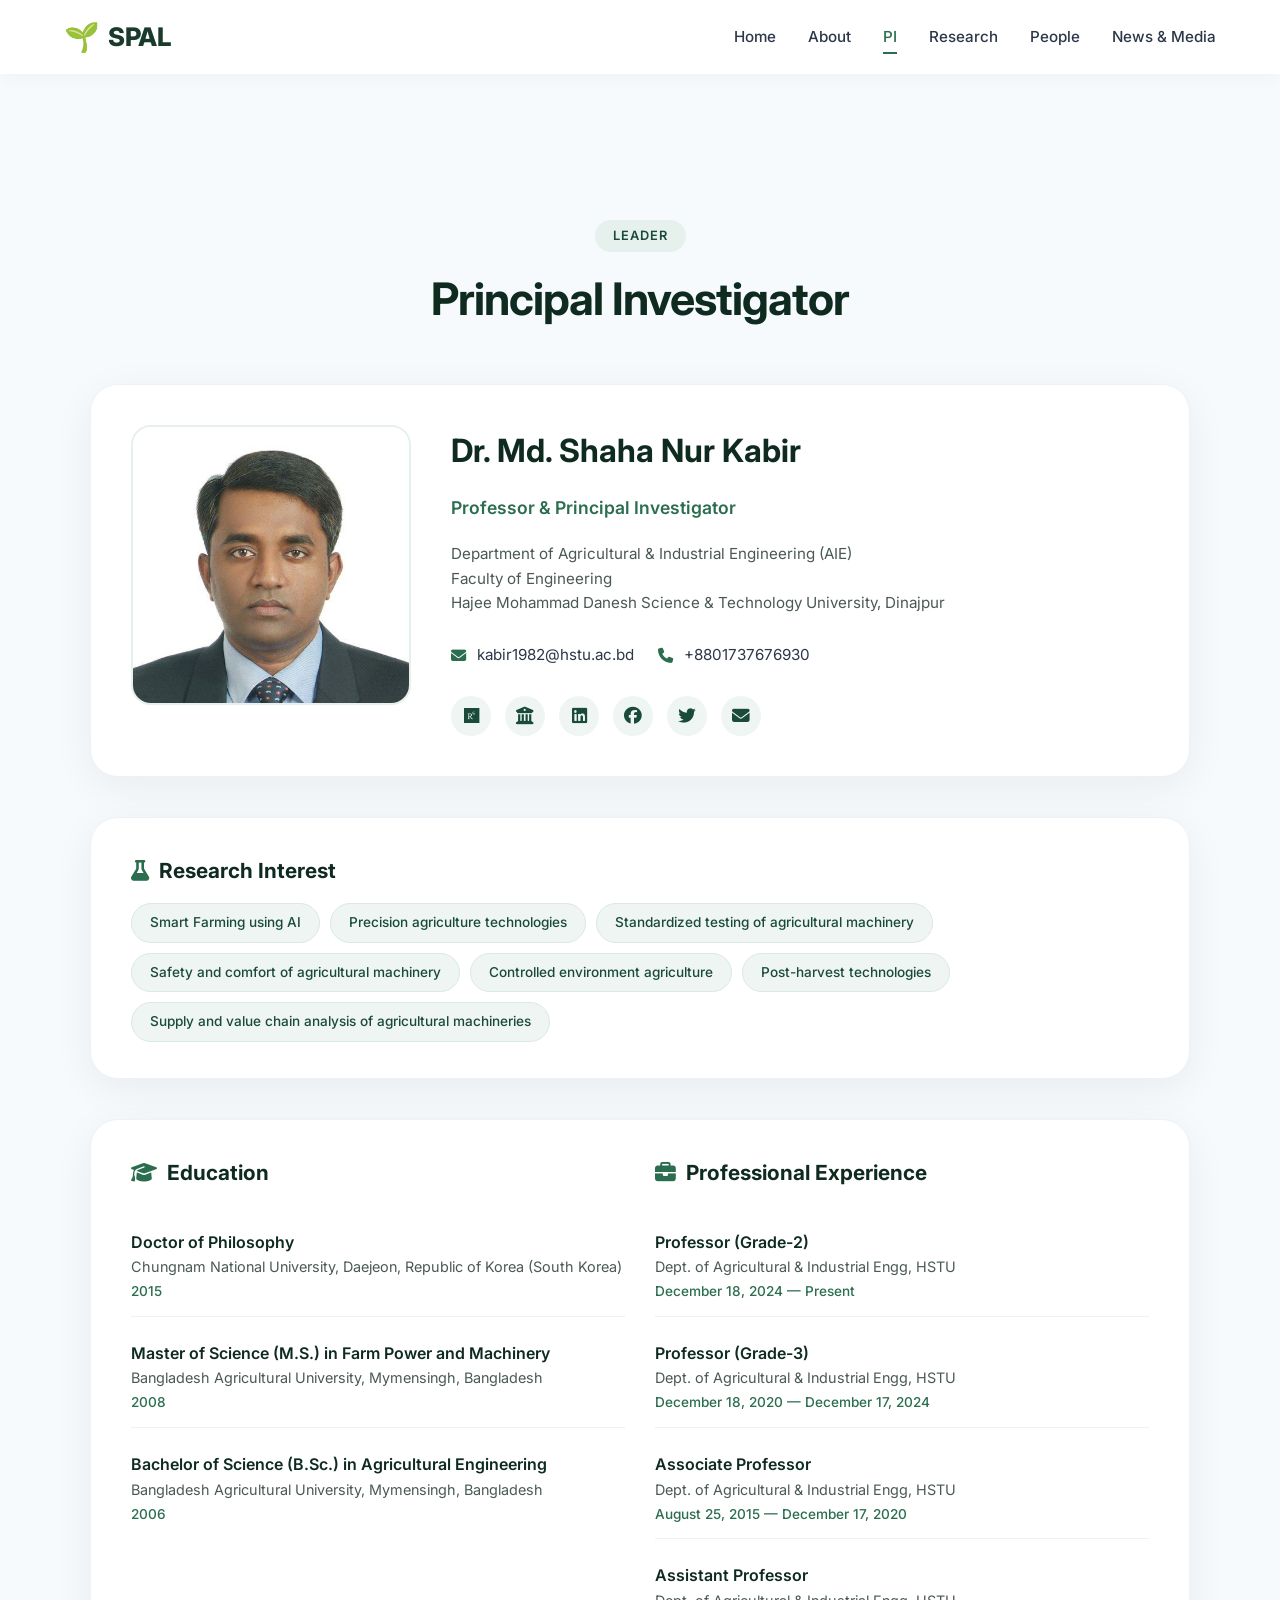
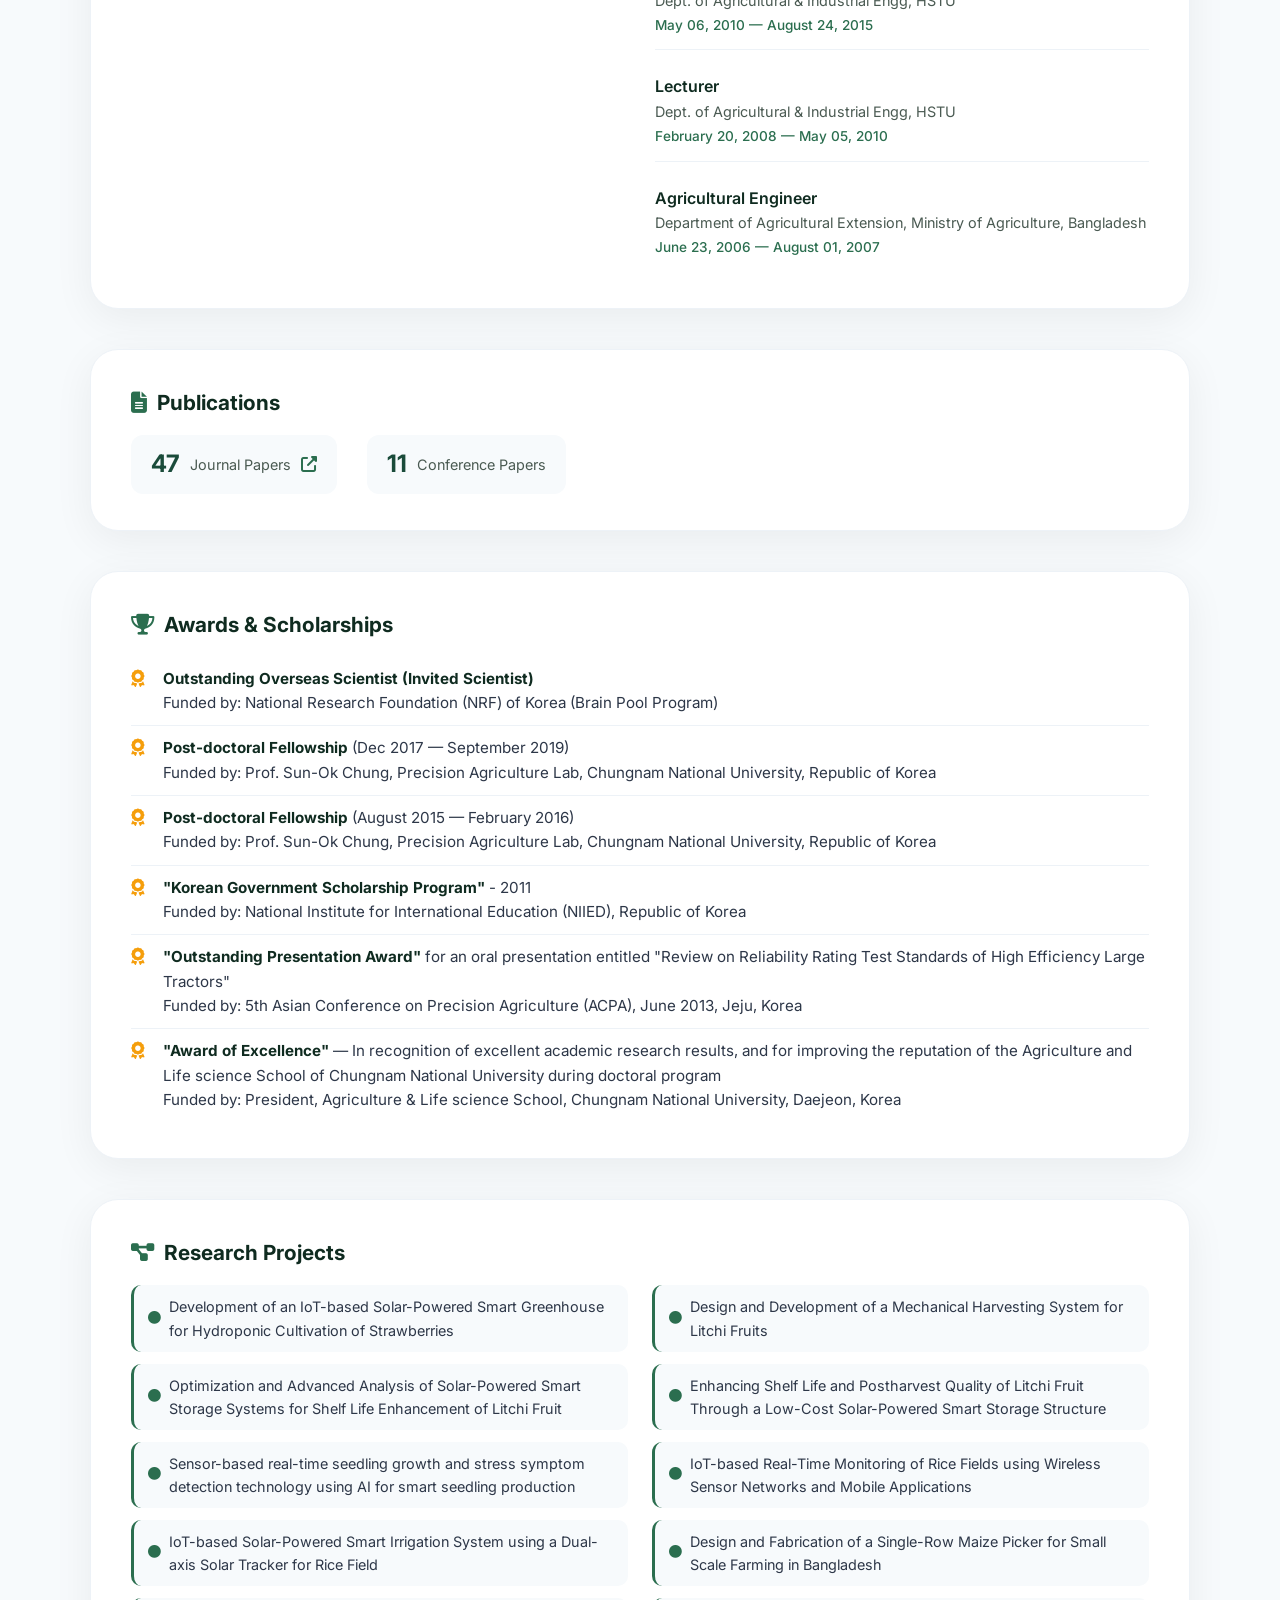
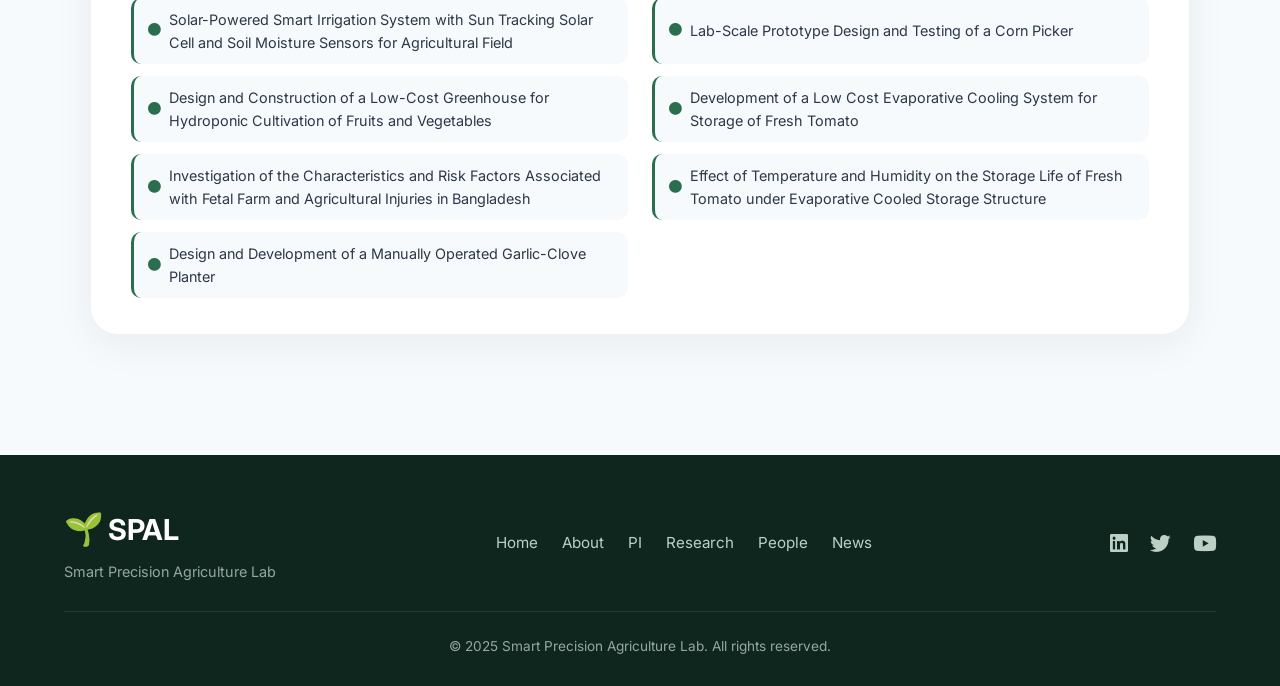
<file: pi.html>
<!DOCTYPE html>
<html lang="en">
<head>
    <meta charset="UTF-8" />
    <meta name="viewport" content="width=device-width, initial-scale=1.0" />
    <title>PI – SPAL Lab</title>
    <link href="https://fonts.googleapis.com/css2?family=Inter:wght@300;400;600;700;800&display=swap" rel="stylesheet" />
    <link rel="stylesheet" href="https://cdnjs.cloudflare.com/ajax/libs/font-awesome/6.5.0/css/all.min.css" />
    <style>
        * {
            margin: 0;
            padding: 0;
            box-sizing: border-box;
        }
        body {
            font-family: 'Inter', sans-serif;
            background-color: #f7fafc;
            color: #1a202c;
            line-height: 1.6;
        }
        :root {
            --primary-dark: #0f2b20;
            --primary-green: #1a4b3a;
            --primary-light: #2b6e4f;
            --gray: #3d5a4c;
            --light-bg: #f7fafc;
        }
        .container {
            max-width: 1200px;
            margin: 0 auto;
            padding: 0 24px;
        }

        /* ===== NAVIGATION ===== */
        .navbar {
            background: rgba(255, 255, 255, 0.92);
            backdrop-filter: blur(10px);
            box-shadow: 0 2px 20px rgba(0,0,0,0.04);
            position: fixed;
            width: 100%;
            top: 0;
            z-index: 1000;
            padding: 14px 0;
            transition: 0.2s;
        }
        .navbar .container {
            display: flex;
            justify-content: space-between;
            align-items: center;
        }
        .nav-brand {
            display: flex;
            align-items: center;
            gap: 8px;
            font-weight: 800;
            font-size: 1.6rem;
            color: #1a3b2b;
        }
        .brand-icon {
            font-size: 1.8rem;
        }
        .brand-text {
            letter-spacing: -0.5px;
        }
        .nav-menu {
            display: flex;
            list-style: none;
            gap: 32px;
            align-items: center;
        }
        .nav-menu a {
            text-decoration: none;
            font-weight: 500;
            color: #2d3748;
            font-size: 0.95rem;
            transition: 0.2s;
            padding: 6px 0;
            border-bottom: 2px solid transparent;
        }
        .nav-menu a:hover,
        .nav-menu a.active {
            color: #2b6e4f;
            border-bottom-color: #2b6e4f;
        }
        .hamburger {
            display: none;
            flex-direction: column;
            gap: 5px;
            cursor: pointer;
        }
        .hamburger span {
            width: 26px;
            height: 2.5px;
            background: #1a202c;
            border-radius: 4px;
            transition: 0.2s;
        }
        @media (max-width: 768px) {
            .nav-menu {
                display: none;
                flex-direction: column;
                background: white;
                position: absolute;
                top: 70px;
                left: 0;
                width: 100%;
                padding: 24px;
                gap: 18px;
                box-shadow: 0 12px 30px rgba(0,0,0,0.05);
                border-top: 1px solid #edf2f7;
            }
            .nav-menu.open {
                display: flex;
            }
            .hamburger {
                display: flex;
            }
        }

        /* ===== PAGE CONTENT ===== */
        .page-content {
            padding-top: 80px;
        }
        .section-header {
            text-align: center;
            margin-bottom: 48px;
        }
        .section-tag {
            display: inline-block;
            background: #e6f0ed;
            color: #1a4b3a;
            font-weight: 600;
            font-size: 0.8rem;
            letter-spacing: 1px;
            padding: 6px 18px;
            border-radius: 30px;
            text-transform: uppercase;
            margin-bottom: 12px;
        }
        .section-header h2 {
            font-size: 2.8rem;
            font-weight: 700;
            color: #0f2b20;
            letter-spacing: -1px;
        }
        .section-header p {
            font-size: 1.1rem;
            color: #4a5a52;
            max-width: 640px;
            margin: 12px auto 0;
        }

        /* ===== PI CARD ===== */
        .pi-card {
            background: white;
            border-radius: 28px;
            padding: 40px;
            box-shadow: 0 10px 40px rgba(0,0,0,0.06);
            border: 1px solid #edf2f7;
            display: grid;
            grid-template-columns: 280px 1fr;
            gap: 40px;
            max-width: 1100px;
            margin: 0 auto;
        }
        .pi-avatar {
            width: 100%;
            aspect-ratio: 1/1;
            border-radius: 20px;
            overflow: hidden;
            background: #eef5f2;
            display: flex;
            align-items: center;
            justify-content: center;
            border: 2px solid #e6f0ed;
        }
        .pi-avatar img {
            width: 100%;
            height: 100%;
            object-fit: cover;
        }
        .pi-avatar .placeholder {
            font-size: 4rem;
            color: #1a4b3a;
            opacity: 0.4;
        }
        .pi-info {
            display: flex;
            flex-direction: column;
            gap: 16px;
        }
        .pi-info h3 {
            font-size: 2rem;
            font-weight: 700;
            color: #0f2b20;
            margin-bottom: 2px;
        }
        .pi-role {
            font-size: 1.1rem;
            font-weight: 600;
            color: #2b6e4f;
            margin-bottom: 4px;
        }
        .pi-dept {
            font-size: 0.95rem;
            color: #4a5a52;
            line-height: 1.6;
            margin-bottom: 8px;
        }
        .pi-contact {
            display: flex;
            flex-wrap: wrap;
            gap: 16px 24px;
            margin: 4px 0 8px;
        }
        .pi-contact span {
            font-size: 0.95rem;
            color: #2d3748;
            display: flex;
            align-items: center;
            gap: 8px;
        }
        .pi-contact span i {
            color: #2b6e4f;
            width: 18px;
        }
        .pi-social {
            display: flex;
            gap: 14px;
            margin-top: 4px;
            flex-wrap: wrap;
        }
        .pi-social a {
            display: inline-flex;
            align-items: center;
            justify-content: center;
            width: 40px;
            height: 40px;
            border-radius: 50%;
            background: #eef5f2;
            color: #1a4b3a;
            font-size: 1.1rem;
            transition: 0.3s;
            text-decoration: none;
        }
        .pi-social a:hover {
            background: #1a4b3a;
            color: white;
            transform: translateY(-3px);
        }

        /* ===== DETAIL SECTIONS ===== */
        .detail-section {
            max-width: 1100px;
            margin: 40px auto 0;
            background: white;
            border-radius: 28px;
            padding: 36px 40px;
            box-shadow: 0 10px 40px rgba(0,0,0,0.06);
            border: 1px solid #edf2f7;
        }
        .detail-section h3 {
            font-size: 1.3rem;
            font-weight: 700;
            color: #0f2b20;
            margin-bottom: 16px;
            display: flex;
            align-items: center;
            gap: 10px;
        }
        .detail-section h3 i {
            color: #2b6e4f;
        }
        .detail-grid {
            display: grid;
            grid-template-columns: 1fr 1fr;
            gap: 30px;
        }
        .detail-grid .col {
            display: flex;
            flex-direction: column;
            gap: 12px;
        }

        /* Research Interests */
        .interest-list {
            display: flex;
            flex-wrap: wrap;
            gap: 10px;
        }
        .interest-tag {
            background: #eef5f2;
            padding: 8px 18px;
            border-radius: 30px;
            font-size: 0.85rem;
            color: #1a4b3a;
            font-weight: 500;
            border: 1px solid #dce9e2;
        }

        /* Education & Experience */
        .edu-item, .exp-item {
            padding: 12px 0;
            border-bottom: 1px solid #edf2f7;
        }
        .edu-item:last-child, .exp-item:last-child {
            border-bottom: none;
        }
        .edu-item .title, .exp-item .title {
            font-weight: 600;
            color: #0f2b20;
            font-size: 1rem;
        }
        .edu-item .meta, .exp-item .meta {
            font-size: 0.9rem;
            color: #4a5a52;
            display: block;
        }
        .edu-item .year, .exp-item .year {
            font-size: 0.85rem;
            color: #2b6e4f;
            font-weight: 500;
        }

        /* Awards */
        .award-item {
            padding: 10px 0;
            border-bottom: 1px solid #edf2f7;
            display: flex;
            gap: 12px;
            align-items: flex-start;
        }
        .award-item:last-child {
            border-bottom: none;
        }
        .award-item i {
            color: #f59e0b;
            font-size: 1.1rem;
            margin-top: 3px;
            min-width: 20px;
        }
        .award-item .award-text {
            font-size: 0.95rem;
            color: #2d3748;
        }
        .award-item .award-text strong {
            color: #0f2b20;
        }

        /* Projects */
        .project-list {
            display: grid;
            grid-template-columns: 1fr 1fr;
            gap: 12px 24px;
        }
        .project-item {
            padding: 10px 14px;
            background: #f7fafc;
            border-radius: 10px;
            font-size: 0.9rem;
            color: #2d3748;
            border-left: 3px solid #2b6e4f;
            display: flex;
            align-items: center;
            gap: 8px;
        }
        .project-item i {
            color: #2b6e4f;
            font-size: 0.8rem;
        }

        /* Publications */
        .pub-stats {
            display: flex;
            gap: 30px;
            flex-wrap: wrap;
        }
        .pub-stat {
            display: flex;
            align-items: center;
            gap: 10px;
            background: #f7fafc;
            padding: 10px 20px;
            border-radius: 12px;
        }
        .pub-stat .number {
            font-size: 1.5rem;
            font-weight: 700;
            color: #1a4b3a;
        }
        .pub-stat .label {
            font-size: 0.9rem;
            color: #4a5a52;
        }
        .pub-stat a {
            color: #2b6e4f;
            text-decoration: none;
            font-weight: 500;
        }
        .pub-stat a:hover {
            text-decoration: underline;
        }

        /* ===== RESPONSIVE ===== */
        @media (max-width: 900px) {
            .pi-card {
                grid-template-columns: 1fr;
                gap: 24px;
                padding: 28px;
            }
            .pi-avatar {
                max-width: 220px;
                margin: 0 auto;
            }
            .detail-grid {
                grid-template-columns: 1fr;
                gap: 20px;
            }
            .project-list {
                grid-template-columns: 1fr;
            }
        }
        @media (max-width: 600px) {
            .pi-card {
                padding: 20px;
            }
            .detail-section {
                padding: 24px 20px;
            }
            .pub-stats {
                flex-direction: column;
                gap: 12px;
            }
            .section-header h2 {
                font-size: 2rem;
            }
            .pi-info h3 {
                font-size: 1.6rem;
            }
            .pi-contact {
                flex-direction: column;
                gap: 8px;
            }
        }

        /* ===== FOOTER ===== */
        .footer {
            background: #0f261e;
            color: #cdddd6;
            padding: 48px 0 28px;
            margin-top: 60px;
        }
        .footer-content {
            display: flex;
            flex-wrap: wrap;
            justify-content: space-between;
            gap: 30px;
            align-items: center;
        }
        .footer-brand .brand-icon {
            font-size: 2rem;
        }
        .footer-brand .brand-text {
            font-weight: 700;
            font-size: 1.8rem;
            color: white;
        }
        .footer-brand p {
            margin-top: 6px;
            opacity: 0.7;
            font-size: 0.9rem;
        }
        .footer-links {
            display: flex;
            flex-wrap: wrap;
            gap: 24px;
        }
        .footer-links a {
            color: #bcd0c6;
            text-decoration: none;
            font-weight: 400;
            font-size: 0.95rem;
            transition: 0.2s;
        }
        .footer-links a:hover {
            color: white;
        }
        .footer-social a {
            color: #bcd0c6;
            margin-left: 18px;
            font-size: 1.3rem;
            transition: 0.2s;
        }
        .footer-social a:hover {
            color: white;
        }
        .footer-bottom {
            border-top: 1px solid #2a463a;
            padding-top: 24px;
            margin-top: 28px;
            text-align: center;
            font-size: 0.85rem;
            opacity: 0.7;
        }
        @media (max-width: 700px) {
            .footer-content {
                flex-direction: column;
                align-items: flex-start;
            }
            .footer-links {
                gap: 14px;
            }
            .footer-social {
                margin-top: 6px;
            }
            .footer-social a {
                margin-left: 0;
                margin-right: 18px;
            }
        }
    </style>
</head>
<body>

    <!-- ===== NAVIGATION ===== -->
    <nav class="navbar" id="navbar">
        <div class="container">
            <div class="nav-brand">
                <span class="brand-icon">🌱</span>
                <span class="brand-text">SPAL</span>
            </div>
            <ul class="nav-menu" id="navMenu">
                <li><a href="index.html">Home</a></li>
                <li><a href="about.html">About</a></li>
                <li><a href="pi.html" class="active">PI</a></li>
                <li><a href="research.html">Research</a></li>
                <li><a href="people.html">People</a></li>
                <li><a href="news.html">News & Media</a></li>
            </ul>
            <div class="hamburger" id="hamburger">
                <span></span><span></span><span></span>
            </div>
        </div>
    </nav>

    <!-- ===== PI CONTENT ===== -->
    <section class="page-content">
        <div class="container" style="padding: 140px 20px 60px;">
            <div class="section-header">
                <span class="section-tag">Leader</span>
                <h2>Principal Investigator</h2>
            </div>

            <!-- PI Card -->
            <div class="pi-card">
                <div class="pi-avatar">
                    <!-- Replace with actual image -->
                    <img src="images/supervisor.jpg" alt="Dr. Md. Shaha Nur Kabir" />
                </div>
                <div class="pi-info">
                    <h3>Dr. Md. Shaha Nur Kabir</h3>
                    <p class="pi-role">Professor &amp; Principal Investigator</p>
                    <p class="pi-dept">
                        Department of Agricultural &amp; Industrial Engineering (AIE)<br />
                        Faculty of Engineering<br />
                        Hajee Mohammad Danesh Science &amp; Technology University, Dinajpur
                    </p>
                    <div class="pi-contact">
                        <span><i class="fas fa-envelope"></i> kabir1982@hstu.ac.bd</span>
                        <span><i class="fas fa-phone"></i> +8801737676930</span>
                    </div>
                    <div class="pi-social">
                        <a href="https://www.researchgate.net/profile/Md_Kabir16" target="_blank"><i class="fab fa-researchgate"></i></a>
                        <a href="https://hstu.academia.edu/MdKabir" target="_blank"><i class="fas fa-university"></i></a>
                        <a href="https://www.linkedin.com/in/md-shaha-nur-kabir-60720723/" target="_blank"><i class="fab fa-linkedin"></i></a>
                        <a href="https://www.facebook.com/shaha.rinku" target="_blank"><i class="fab fa-facebook"></i></a>
                        <a href="https://twitter.com/kabircnu?lang=en" target="_blank"><i class="fab fa-twitter"></i></a>
                        <a href="mailto:kabir1982@hstu.ac.bd"><i class="fas fa-envelope"></i></a>
                    </div>
                </div>
            </div>

            <!-- RESEARCH INTEREST -->
            <div class="detail-section">
                <h3><i class="fas fa-flask"></i> Research Interest</h3>
                <div class="interest-list">
                    <span class="interest-tag">Smart Farming using AI</span>
                    <span class="interest-tag">Precision agriculture technologies</span>
                    <span class="interest-tag">Standardized testing of agricultural machinery</span>
                    <span class="interest-tag">Safety and comfort of agricultural machinery</span>
                    <span class="interest-tag">Controlled environment agriculture</span>
                    <span class="interest-tag">Post-harvest technologies</span>
                    <span class="interest-tag">Supply and value chain analysis of agricultural machineries</span>
                </div>
            </div>

            <!-- EDUCATION & EXPERIENCE -->
            <div class="detail-section">
                <div class="detail-grid">
                    <!-- Education -->
                    <div class="col">
                        <h3><i class="fas fa-graduation-cap"></i> Education</h3>
                        <div class="edu-item">
                            <div class="title">Doctor of Philosophy</div>
                            <span class="meta">Chungnam National University, Daejeon, Republic of Korea (South Korea)</span>
                            <span class="year">2015</span>
                        </div>
                        <div class="edu-item">
                            <div class="title">Master of Science (M.S.) in Farm Power and Machinery</div>
                            <span class="meta">Bangladesh Agricultural University, Mymensingh, Bangladesh</span>
                            <span class="year">2008</span>
                        </div>
                        <div class="edu-item">
                            <div class="title">Bachelor of Science (B.Sc.) in Agricultural Engineering</div>
                            <span class="meta">Bangladesh Agricultural University, Mymensingh, Bangladesh</span>
                            <span class="year">2006</span>
                        </div>
                    </div>

                    <!-- Professional Experience -->
                    <div class="col">
                        <h3><i class="fas fa-briefcase"></i> Professional Experience</h3>
                        <div class="exp-item">
                            <div class="title">Professor (Grade-2)</div>
                            <span class="meta">Dept. of Agricultural &amp; Industrial Engg, HSTU</span>
                            <span class="year">December 18, 2024 — Present</span>
                        </div>
                        <div class="exp-item">
                            <div class="title">Professor (Grade-3)</div>
                            <span class="meta">Dept. of Agricultural &amp; Industrial Engg, HSTU</span>
                            <span class="year">December 18, 2020 — December 17, 2024</span>
                        </div>
                        <div class="exp-item">
                            <div class="title">Associate Professor</div>
                            <span class="meta">Dept. of Agricultural &amp; Industrial Engg, HSTU</span>
                            <span class="year">August 25, 2015 — December 17, 2020</span>
                        </div>
                        <div class="exp-item">
                            <div class="title">Assistant Professor</div>
                            <span class="meta">Dept. of Agricultural &amp; Industrial Engg, HSTU</span>
                            <span class="year">May 06, 2010 — August 24, 2015</span>
                        </div>
                        <div class="exp-item">
                            <div class="title">Lecturer</div>
                            <span class="meta">Dept. of Agricultural &amp; Industrial Engg, HSTU</span>
                            <span class="year">February 20, 2008 — May 05, 2010</span>
                        </div>
                        <div class="exp-item">
                            <div class="title">Agricultural Engineer</div>
                            <span class="meta">Department of Agricultural Extension, Ministry of Agriculture, Bangladesh</span>
                            <span class="year">June 23, 2006 — August 01, 2007</span>
                        </div>
                    </div>
                </div>
            </div>

            <!-- PUBLICATIONS -->
            <div class="detail-section">
                <h3><i class="fas fa-file-alt"></i> Publications</h3>
                <div class="pub-stats">
                    <div class="pub-stat">
                        <span class="number">47</span>
                        <span class="label">Journal Papers</span>
                        <a href="https://hstu.ac.bd/teacher/shahanur_kabir" target="_blank"><i class="fas fa-external-link-alt"></i></a>
                    </div>
                    <div class="pub-stat">
                        <span class="number">11</span>
                        <span class="label">Conference Papers</span>
                    </div>
                </div>
            </div>

            <!-- AWARDS & SCHOLARSHIPS -->
            <div class="detail-section">
                <h3><i class="fas fa-trophy"></i> Awards &amp; Scholarships</h3>
                <div class="award-item">
                    <i class="fas fa-award"></i>
                    <div class="award-text">
                        <strong>Outstanding Overseas Scientist (Invited Scientist)</strong><br />
                        Funded by: National Research Foundation (NRF) of Korea (Brain Pool Program)
                    </div>
                </div>
                <div class="award-item">
                    <i class="fas fa-award"></i>
                    <div class="award-text">
                        <strong>Post-doctoral Fellowship</strong> (Dec 2017 — September 2019)<br />
                        Funded by: Prof. Sun-Ok Chung, Precision Agriculture Lab, Chungnam National University, Republic of Korea
                    </div>
                </div>
                <div class="award-item">
                    <i class="fas fa-award"></i>
                    <div class="award-text">
                        <strong>Post-doctoral Fellowship</strong> (August 2015 — February 2016)<br />
                        Funded by: Prof. Sun-Ok Chung, Precision Agriculture Lab, Chungnam National University, Republic of Korea
                    </div>
                </div>
                <div class="award-item">
                    <i class="fas fa-award"></i>
                    <div class="award-text">
                        <strong>"Korean Government Scholarship Program"</strong> - 2011<br />
                        Funded by: National Institute for International Education (NIIED), Republic of Korea
                    </div>
                </div>
                <div class="award-item">
                    <i class="fas fa-award"></i>
                    <div class="award-text">
                        <strong>"Outstanding Presentation Award"</strong> for an oral presentation entitled "Review on Reliability Rating Test Standards of High Efficiency Large Tractors"<br />
                        Funded by: 5th Asian Conference on Precision Agriculture (ACPA), June 2013, Jeju, Korea
                    </div>
                </div>
                <div class="award-item">
                    <i class="fas fa-award"></i>
                    <div class="award-text">
                        <strong>"Award of Excellence"</strong> — In recognition of excellent academic research results, and for improving the reputation of the Agriculture and Life science School of Chungnam National University during doctoral program<br />
                        Funded by: President, Agriculture &amp; Life science School, Chungnam National University, Daejeon, Korea
                    </div>
                </div>
            </div>

            <!-- PROJECTS (Only Names) -->
            <div class="detail-section">
                <h3><i class="fas fa-project-diagram"></i> Research Projects</h3>
                <div class="project-list">
                    <div class="project-item"><i class="fas fa-circle"></i> Development of an IoT-based Solar-Powered Smart Greenhouse for Hydroponic Cultivation of Strawberries</div>
                    <div class="project-item"><i class="fas fa-circle"></i> Design and Development of a Mechanical Harvesting System for Litchi Fruits</div>
                    <div class="project-item"><i class="fas fa-circle"></i> Optimization and Advanced Analysis of Solar-Powered Smart Storage Systems for Shelf Life Enhancement of Litchi Fruit</div>
                    <div class="project-item"><i class="fas fa-circle"></i> Enhancing Shelf Life and Postharvest Quality of Litchi Fruit Through a Low-Cost Solar-Powered Smart Storage Structure</div>
                    <div class="project-item"><i class="fas fa-circle"></i> Sensor-based real-time seedling growth and stress symptom detection technology using AI for smart seedling production</div>
                    <div class="project-item"><i class="fas fa-circle"></i> IoT-based Real-Time Monitoring of Rice Fields using Wireless Sensor Networks and Mobile Applications</div>
                    <div class="project-item"><i class="fas fa-circle"></i> IoT-based Solar-Powered Smart Irrigation System using a Dual-axis Solar Tracker for Rice Field</div>
                    <div class="project-item"><i class="fas fa-circle"></i> Design and Fabrication of a Single-Row Maize Picker for Small Scale Farming in Bangladesh</div>
                    <div class="project-item"><i class="fas fa-circle"></i> Solar-Powered Smart Irrigation System with Sun Tracking Solar Cell and Soil Moisture Sensors for Agricultural Field</div>
                    <div class="project-item"><i class="fas fa-circle"></i> Lab-Scale Prototype Design and Testing of a Corn Picker</div>
                    <div class="project-item"><i class="fas fa-circle"></i> Design and Construction of a Low-Cost Greenhouse for Hydroponic Cultivation of Fruits and Vegetables</div>
                    <div class="project-item"><i class="fas fa-circle"></i> Development of a Low Cost Evaporative Cooling System for Storage of Fresh Tomato</div>
                    <div class="project-item"><i class="fas fa-circle"></i> Investigation of the Characteristics and Risk Factors Associated with Fetal Farm and Agricultural Injuries in Bangladesh</div>
                    <div class="project-item"><i class="fas fa-circle"></i> Effect of Temperature and Humidity on the Storage Life of Fresh Tomato under Evaporative Cooled Storage Structure</div>
                    <div class="project-item"><i class="fas fa-circle"></i> Design and Development of a Manually Operated Garlic-Clove Planter</div>
                </div>
            </div>

        </div>
    </section>

    <!-- ===== FOOTER ===== -->
    <footer class="footer">
        <div class="container">
            <div class="footer-content">
                <div class="footer-brand">
                    <span class="brand-icon">🌱</span>
                    <span class="brand-text">SPAL</span>
                    <p>Smart Precision Agriculture Lab</p>
                </div>
                <div class="footer-links">
                    <a href="index.html">Home</a>
                    <a href="about.html">About</a>
                    <a href="pi.html">PI</a>
                    <a href="research.html">Research</a>
                    <a href="people.html">People</a>
                    <a href="news.html">News</a>
                </div>
                <div class="footer-social">
                    <a href="#"><i class="fab fa-linkedin"></i></a>
                    <a href="#"><i class="fab fa-twitter"></i></a>
                    <a href="#"><i class="fab fa-youtube"></i></a>
                </div>
            </div>
            <div class="footer-bottom">
                <p>&copy; 2025 Smart Precision Agriculture Lab. All rights reserved.</p>
            </div>
        </div>
    </footer>

    <!-- ===== HAMBURGER SCRIPT ===== -->
    <script>
        const hamburger = document.getElementById('hamburger');
        const navMenu = document.getElementById('navMenu');
        hamburger.addEventListener('click', function() {
            navMenu.classList.toggle('open');
        });
        document.querySelectorAll('.nav-menu a').forEach(link => {
            link.addEventListener('click', () => {
                navMenu.classList.remove('open');
            });
        });
    </script>
</body>
</html>
</file>
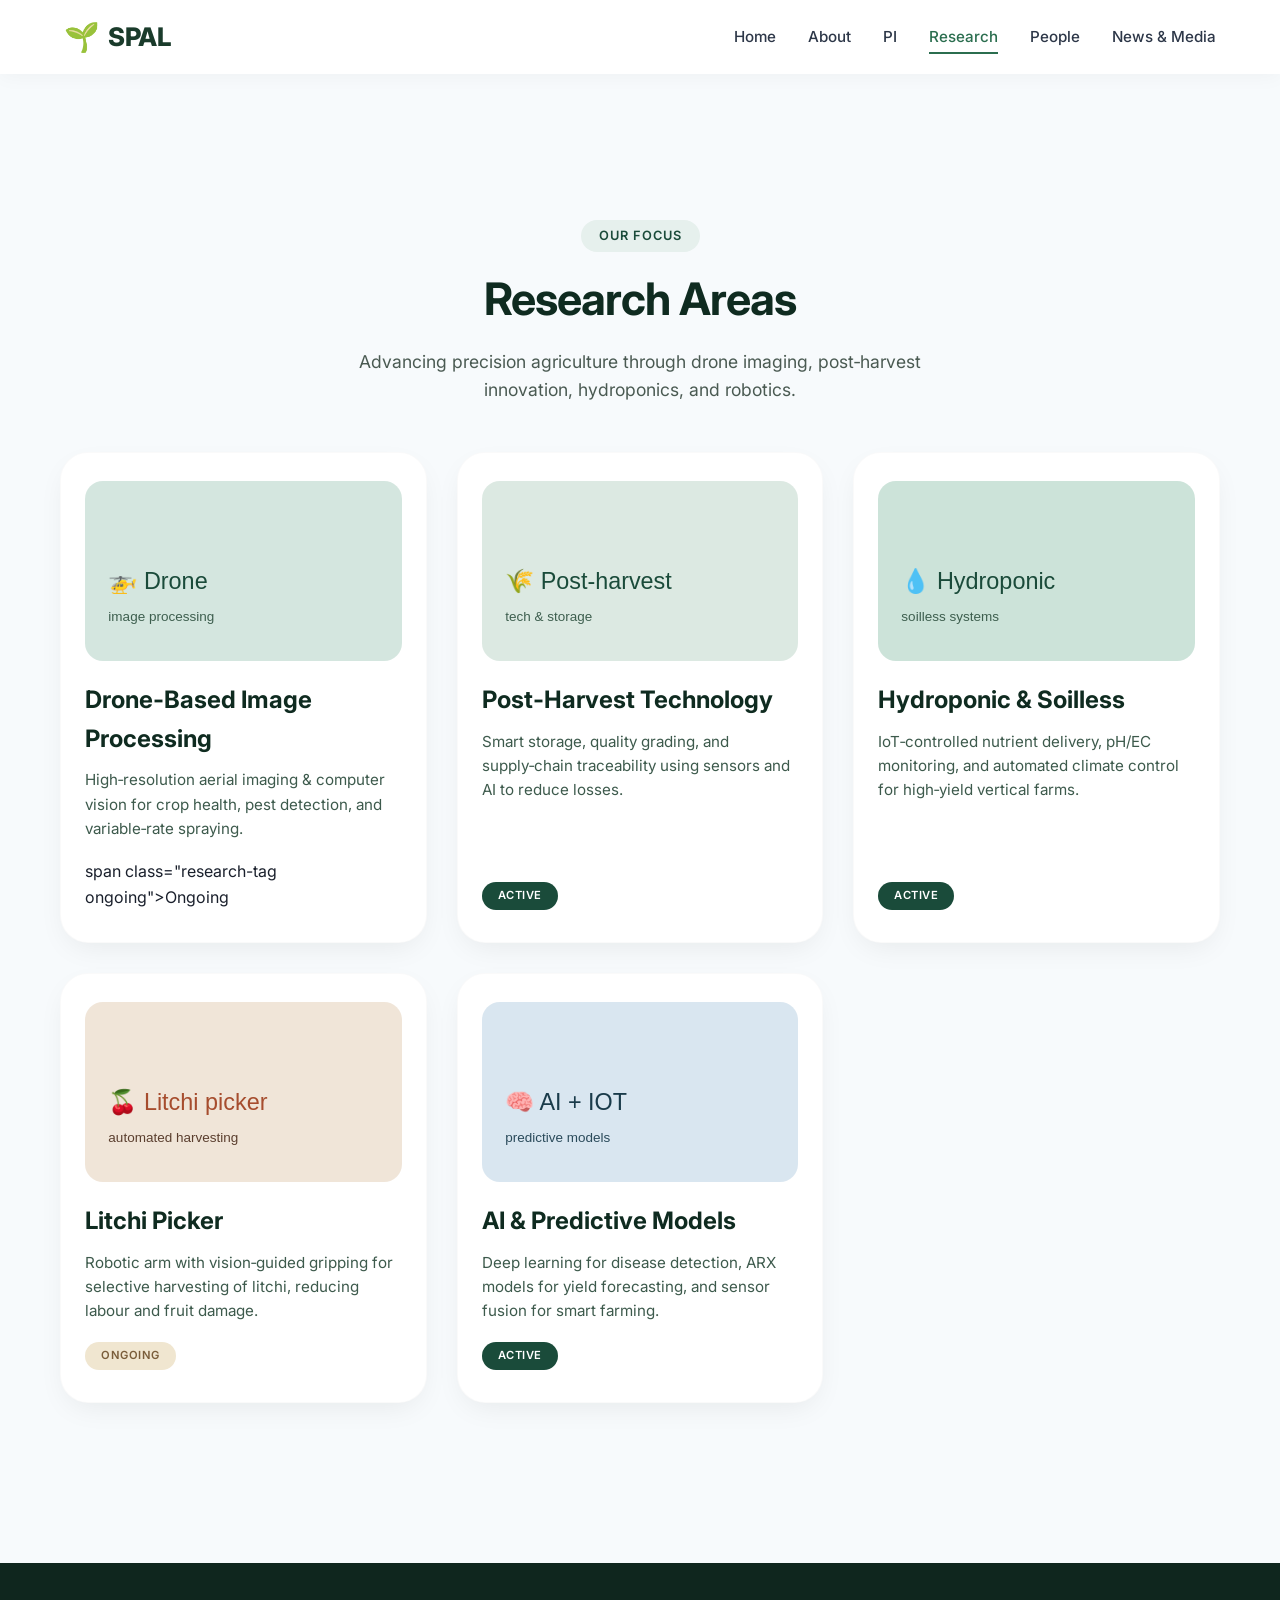
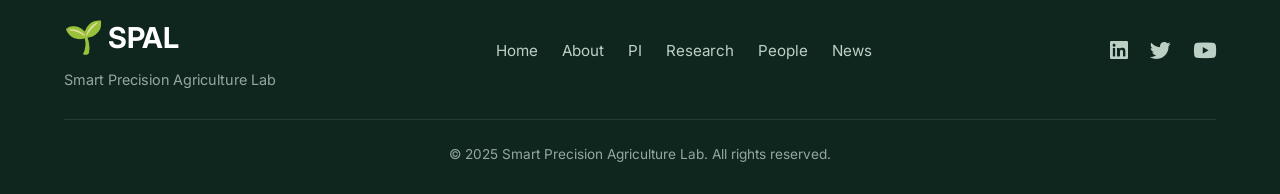
<file: research.html>
<!DOCTYPE html>
<html lang="en">
<head>
    <meta charset="UTF-8" />
    <meta name="viewport" content="width=device-width, initial-scale=1.0" />
    <title>Research – SPAL Lab</title>
    <link href="https://fonts.googleapis.com/css2?family=Inter:wght@300;400;600;700;800&display=swap" rel="stylesheet" />
    <link rel="stylesheet" href="https://cdnjs.cloudflare.com/ajax/libs/font-awesome/6.5.0/css/all.min.css" />
    <!-- No external style.css – all styles embedded below -->
    <style>
        * {
            margin: 0;
            padding: 0;
            box-sizing: border-box;
        }
        body {
            font-family: 'Inter', sans-serif;
            background-color: #f7fafc;
            color: #1a202c;
            line-height: 1.6;
        }
        .container {
            max-width: 1200px;
            margin: 0 auto;
            padding: 0 24px;
        }

        /* ===== NAVIGATION ===== */
        .navbar {
            background: rgba(255, 255, 255, 0.92);
            backdrop-filter: blur(10px);
            box-shadow: 0 2px 20px rgba(0,0,0,0.04);
            position: fixed;
            width: 100%;
            top: 0;
            z-index: 1000;
            padding: 14px 0;
            transition: 0.2s;
        }
        .navbar .container {
            display: flex;
            justify-content: space-between;
            align-items: center;
        }
        .nav-brand {
            display: flex;
            align-items: center;
            gap: 8px;
            font-weight: 800;
            font-size: 1.6rem;
            color: #1a3b2b;
        }
        .brand-icon {
            font-size: 1.8rem;
        }
        .brand-text {
            letter-spacing: -0.5px;
        }
        .nav-menu {
            display: flex;
            list-style: none;
            gap: 32px;
            align-items: center;
        }
        .nav-menu a {
            text-decoration: none;
            font-weight: 500;
            color: #2d3748;
            font-size: 0.95rem;
            transition: 0.2s;
            padding: 6px 0;
            border-bottom: 2px solid transparent;
        }
        .nav-menu a:hover,
        .nav-menu a.active {
            color: #2b6e4f;
            border-bottom-color: #2b6e4f;
        }
        .hamburger {
            display: none;
            flex-direction: column;
            gap: 5px;
            cursor: pointer;
        }
        .hamburger span {
            width: 26px;
            height: 2.5px;
            background: #1a202c;
            border-radius: 4px;
            transition: 0.2s;
        }
        @media (max-width: 768px) {
            .nav-menu {
                display: none;
                flex-direction: column;
                background: white;
                position: absolute;
                top: 70px;
                left: 0;
                width: 100%;
                padding: 24px;
                gap: 18px;
                box-shadow: 0 12px 30px rgba(0,0,0,0.05);
                border-top: 1px solid #edf2f7;
            }
            .nav-menu.open {
                display: flex;
            }
            .hamburger {
                display: flex;
            }
        }

        /* ===== PAGE CONTENT ===== */
        .page-content {
            padding-top: 80px;
        }
        .section-header {
            text-align: center;
            margin-bottom: 48px;
        }
        .section-tag {
            display: inline-block;
            background: #e6f0ed;
            color: #1a4b3a;
            font-weight: 600;
            font-size: 0.8rem;
            letter-spacing: 1px;
            padding: 6px 18px;
            border-radius: 30px;
            text-transform: uppercase;
            margin-bottom: 12px;
        }
        .section-header h2 {
            font-size: 2.8rem;
            font-weight: 700;
            color: #0f2b20;
            letter-spacing: -1px;
        }
        .section-header p {
            font-size: 1.1rem;
            color: #4a5a52;
            max-width: 640px;
            margin: 12px auto 0;
        }

        /* ===== RESEARCH GRID ===== */
        .research-grid {
            display: grid;
            grid-template-columns: repeat(auto-fit, minmax(280px, 1fr));
            gap: 30px;
            margin-top: 20px;
        }

        .research-card {
            background: white;
            border-radius: 28px;
            padding: 28px 24px 32px;
            box-shadow: 0 10px 30px -8px rgba(0, 20, 10, 0.08);
            transition: 0.25s ease;
            border: 1px solid rgba(0,0,0,0.02);
            display: flex;
            flex-direction: column;
        }
        .research-card:hover {
            transform: translateY(-6px);
            box-shadow: 0 24px 48px -12px rgba(0, 40, 20, 0.15);
            border-color: #cde0d8;
        }
        .card-image {
            width: 100%;
            height: 180px;
            background: #eef5f2;
            border-radius: 18px;
            margin-bottom: 20px;
            overflow: hidden;
            display: flex;
            align-items: center;
            justify-content: center;
            color: #2b6e4f;
            font-size: 2.8rem;
            font-weight: 300;
            background-size: cover;
            background-position: center;
            background-repeat: no-repeat;
            transition: 0.3s;
            position: relative;
        }
        .card-image i {
            opacity: 0.4;
            font-size: 3.6rem;
            color: #2b6e4f;
        }
        /* image placeholders – each card gets a unique background */
        .card-img-drone {
            background-image: url('data:image/svg+xml;utf8,<svg xmlns="http://www.w3.org/2000/svg" viewBox="0 0 400 200" width="400" height="200"><rect width="400" height="200" fill="%23d4e6df"/><text x="50" y="120" font-family="Inter, sans-serif" font-size="26" fill="%231a4b3a" font-weight="500">🚁 Drone</text><text x="50" y="155" font-family="Inter, sans-serif" font-size="15" fill="%233d5e4e">image processing</text></svg>');
            background-size: cover;
        }
        .card-img-postharvest {
            background-image: url('data:image/svg+xml;utf8,<svg xmlns="http://www.w3.org/2000/svg" viewBox="0 0 400 200" width="400" height="200"><rect width="400" height="200" fill="%23dce9e2"/><text x="50" y="120" font-family="Inter, sans-serif" font-size="26" fill="%231a4b3a" font-weight="500">🌾 Post‑harvest</text><text x="50" y="155" font-family="Inter, sans-serif" font-size="15" fill="%233d5e4e">tech &amp; storage</text></svg>');
            background-size: cover;
        }
        .card-img-hydroponic {
            background-image: url('data:image/svg+xml;utf8,<svg xmlns="http://www.w3.org/2000/svg" viewBox="0 0 400 200" width="400" height="200"><rect width="400" height="200" fill="%23cce3d9"/><text x="50" y="120" font-family="Inter, sans-serif" font-size="26" fill="%231a4b3a" font-weight="500">💧 Hydroponic</text><text x="50" y="155" font-family="Inter, sans-serif" font-size="15" fill="%233d5e4e">soilless systems</text></svg>');
            background-size: cover;
        }
        .card-img-litchi {
            background-image: url('data:image/svg+xml;utf8,<svg xmlns="http://www.w3.org/2000/svg" viewBox="0 0 400 200" width="400" height="200"><rect width="400" height="200" fill="%23f0e5d8"/><text x="50" y="120" font-family="Inter, sans-serif" font-size="26" fill="%23a64d2e" font-weight="500">🍒 Litchi picker</text><text x="50" y="155" font-family="Inter, sans-serif" font-size="15" fill="%235a3e2e">automated harvesting</text></svg>');
            background-size: cover;
        }
        .card-img-ai {
            background-image: url('data:image/svg+xml;utf8,<svg xmlns="http://www.w3.org/2000/svg" viewBox="0 0 400 200" width="400" height="200"><rect width="400" height="200" fill="%23d9e6f0"/><text x="50" y="120" font-family="Inter, sans-serif" font-size="26" fill="%231a3b4a" font-weight="500">🧠 AI + IOT</text><text x="50" y="155" font-family="Inter, sans-serif" font-size="15" fill="%232a4a5a">predictive models</text></svg>');
            background-size: cover;
        }

        .card-icon {
            font-size: 2.2rem;
            margin-bottom: 8px;
        }
        .research-card h3 {
            font-size: 1.5rem;
            font-weight: 700;
            margin-bottom: 10px;
            color: #0f2b20;
        }
        .research-card p {
            color: #3d5a4c;
            font-size: 0.95rem;
            flex: 1;
            margin-bottom: 18px;
        }
        .research-tag {
            display: inline-block;
            font-size: 0.7rem;
            font-weight: 600;
            letter-spacing: 0.5px;
            padding: 5px 16px;
            border-radius: 50px;
            background: #e6f0ed;
            color: #1a4b3a;
            width: fit-content;
            text-transform: uppercase;
        }
        .research-tag.active {
            background: #1a4b3a;
            color: white;
        }
        .research-tag.ongoing {
            background: #f0e6d0;
            color: #7a5d3a;
        }

        /* ===== FOOTER ===== */
        .footer {
            background: #0f261e;
            color: #cdddd6;
            padding: 48px 0 28px;
            margin-top: 80px;
        }
        .footer-content {
            display: flex;
            flex-wrap: wrap;
            justify-content: space-between;
            gap: 30px;
            align-items: center;
        }
        .footer-brand .brand-icon {
            font-size: 2rem;
        }
        .footer-brand .brand-text {
            font-weight: 700;
            font-size: 1.8rem;
            color: white;
        }
        .footer-brand p {
            margin-top: 6px;
            opacity: 0.7;
            font-size: 0.9rem;
        }
        .footer-links {
            display: flex;
            flex-wrap: wrap;
            gap: 24px;
        }
        .footer-links a {
            color: #bcd0c6;
            text-decoration: none;
            font-weight: 400;
            font-size: 0.95rem;
            transition: 0.2s;
        }
        .footer-links a:hover {
            color: white;
        }
        .footer-social a {
            color: #bcd0c6;
            margin-left: 18px;
            font-size: 1.3rem;
            transition: 0.2s;
        }
        .footer-social a:hover {
            color: white;
        }
        .footer-bottom {
            border-top: 1px solid #2a463a;
            padding-top: 24px;
            margin-top: 28px;
            text-align: center;
            font-size: 0.85rem;
            opacity: 0.7;
        }
        @media (max-width: 700px) {
            .footer-content {
                flex-direction: column;
                align-items: flex-start;
            }
            .footer-links {
                gap: 14px;
            }
            .footer-social {
                margin-top: 6px;
            }
            .footer-social a {
                margin-left: 0;
                margin-right: 18px;
            }
        }
    </style>
</head>
<body>

    <!-- ===== NAVIGATION ===== -->
    <nav class="navbar" id="navbar">
        <div class="container">
            <div class="nav-brand">
                <span class="brand-icon">🌱</span>
                <span class="brand-text">SPAL</span>
            </div>
            <ul class="nav-menu" id="navMenu">
                <li><a href="index.html">Home</a></li>
                <li><a href="about.html">About</a></li>
                <li><a href="pi.html">PI</a></li>
                <li><a href="research.html" class="active">Research</a></li>
                <li><a href="people.html">People</a></li>
                <li><a href="news.html">News & Media</a></li>
            </ul>
            <div class="hamburger" id="hamburger">
                <span></span><span></span><span></span>
            </div>
        </div>
    </nav>

    <!-- ===== RESEARCH CONTENT ===== -->
    <section class="page-content">
        <div class="container" style="padding: 140px 20px 80px;">
            <div class="section-header">
                <span class="section-tag">Our Focus</span>
                <h2>Research Areas</h2>
                <p>Advancing precision agriculture through drone imaging, post‑harvest innovation, hydroponics, and robotics.</p>
            </div>
            <div class="research-grid">

                <!-- 1. Drone-Based Image Processing -->
                <div class="research-card">
                    <div class="card-image card-img-drone"></div>
                    <h3>Drone‑Based Image Processing</h3>
                    <p>High‑resolution aerial imaging &amp; computer vision for crop health, pest detection, and variable‑rate spraying.</p>
                    span class="research-tag ongoing">Ongoing</span>
                </div>

                <!-- 2. Post‑Harvest Technology -->
                <div class="research-card">
                    <div class="card-image card-img-postharvest"></div>
                    <h3>Post‑Harvest Technology</h3>
                    <p>Smart storage, quality grading, and supply‑chain traceability using sensors and AI to reduce losses.</p>
                    <span class="research-tag active">Active</span>
                </div>

                <!-- 3. Hydroponic Systems -->
                <div class="research-card">
                    <div class="card-image card-img-hydroponic"></div>
                    <h3>Hydroponic &amp; Soilless</h3>
                    <p>IoT‑controlled nutrient delivery, pH/EC monitoring, and automated climate control for high‑yield vertical farms.</p>
                    <span class="research-tag active">Active</span>
                </div>

                <!-- 4. Litchi Picker Robot -->
                <div class="research-card">
                    <div class="card-image card-img-litchi"></div>
                    <h3>Litchi Picker</h3>
                    <p>Robotic arm with vision‑guided gripping for selective harvesting of litchi, reducing labour and fruit damage.</p>
                    <span class="research-tag ongoing">Ongoing</span>
                </div>

                <!-- 5. AI + Predictive Modelling (extra from original) -->
                <div class="research-card">
                    <div class="card-image card-img-ai"></div>
                    <h3>AI &amp; Predictive Models</h3>
                    <p>Deep learning for disease detection, ARX models for yield forecasting, and sensor fusion for smart farming.</p>
                    <span class="research-tag active">Active</span>
                </div>

            </div>
            <!-- tiny note: all five projects displayed with custom images -->
        </div>
    </section>

    <!-- ===== FOOTER ===== -->
    <footer class="footer">
        <div class="container">
            <div class="footer-content">
                <div class="footer-brand">
                    <span class="brand-icon">🌱</span>
                    <span class="brand-text">SPAL</span>
                    <p>Smart Precision Agriculture Lab</p>
                </div>
                <div class="footer-links">
                    <a href="index.html">Home</a>
                    <a href="about.html">About</a>
                    <a href="pi.html">PI</a>
                    <a href="research.html">Research</a>
                    <a href="people.html">People</a>
                    <a href="news.html">News</a>
                </div>
                <div class="footer-social">
                    <a href="#"><i class="fab fa-linkedin"></i></a>
                    <a href="#"><i class="fab fa-twitter"></i></a>
                    <a href="#"><i class="fab fa-youtube"></i></a>
                </div>
            </div>
            <div class="footer-bottom">
                <p>&copy; 2025 Smart Precision Agriculture Lab. All rights reserved.</p>
            </div>
        </div>
    </footer>

    <!-- ===== HAMBURGER SCRIPT ===== -->
    <script>
        const hamburger = document.getElementById('hamburger');
        const navMenu = document.getElementById('navMenu');
        hamburger.addEventListener('click', function() {
            navMenu.classList.toggle('open');
        });
        // close on link click (mobile)
        document.querySelectorAll('.nav-menu a').forEach(link => {
            link.addEventListener('click', () => {
                navMenu.classList.remove('open');
            });
        });
    </script>
</body>
</html>
</file>
